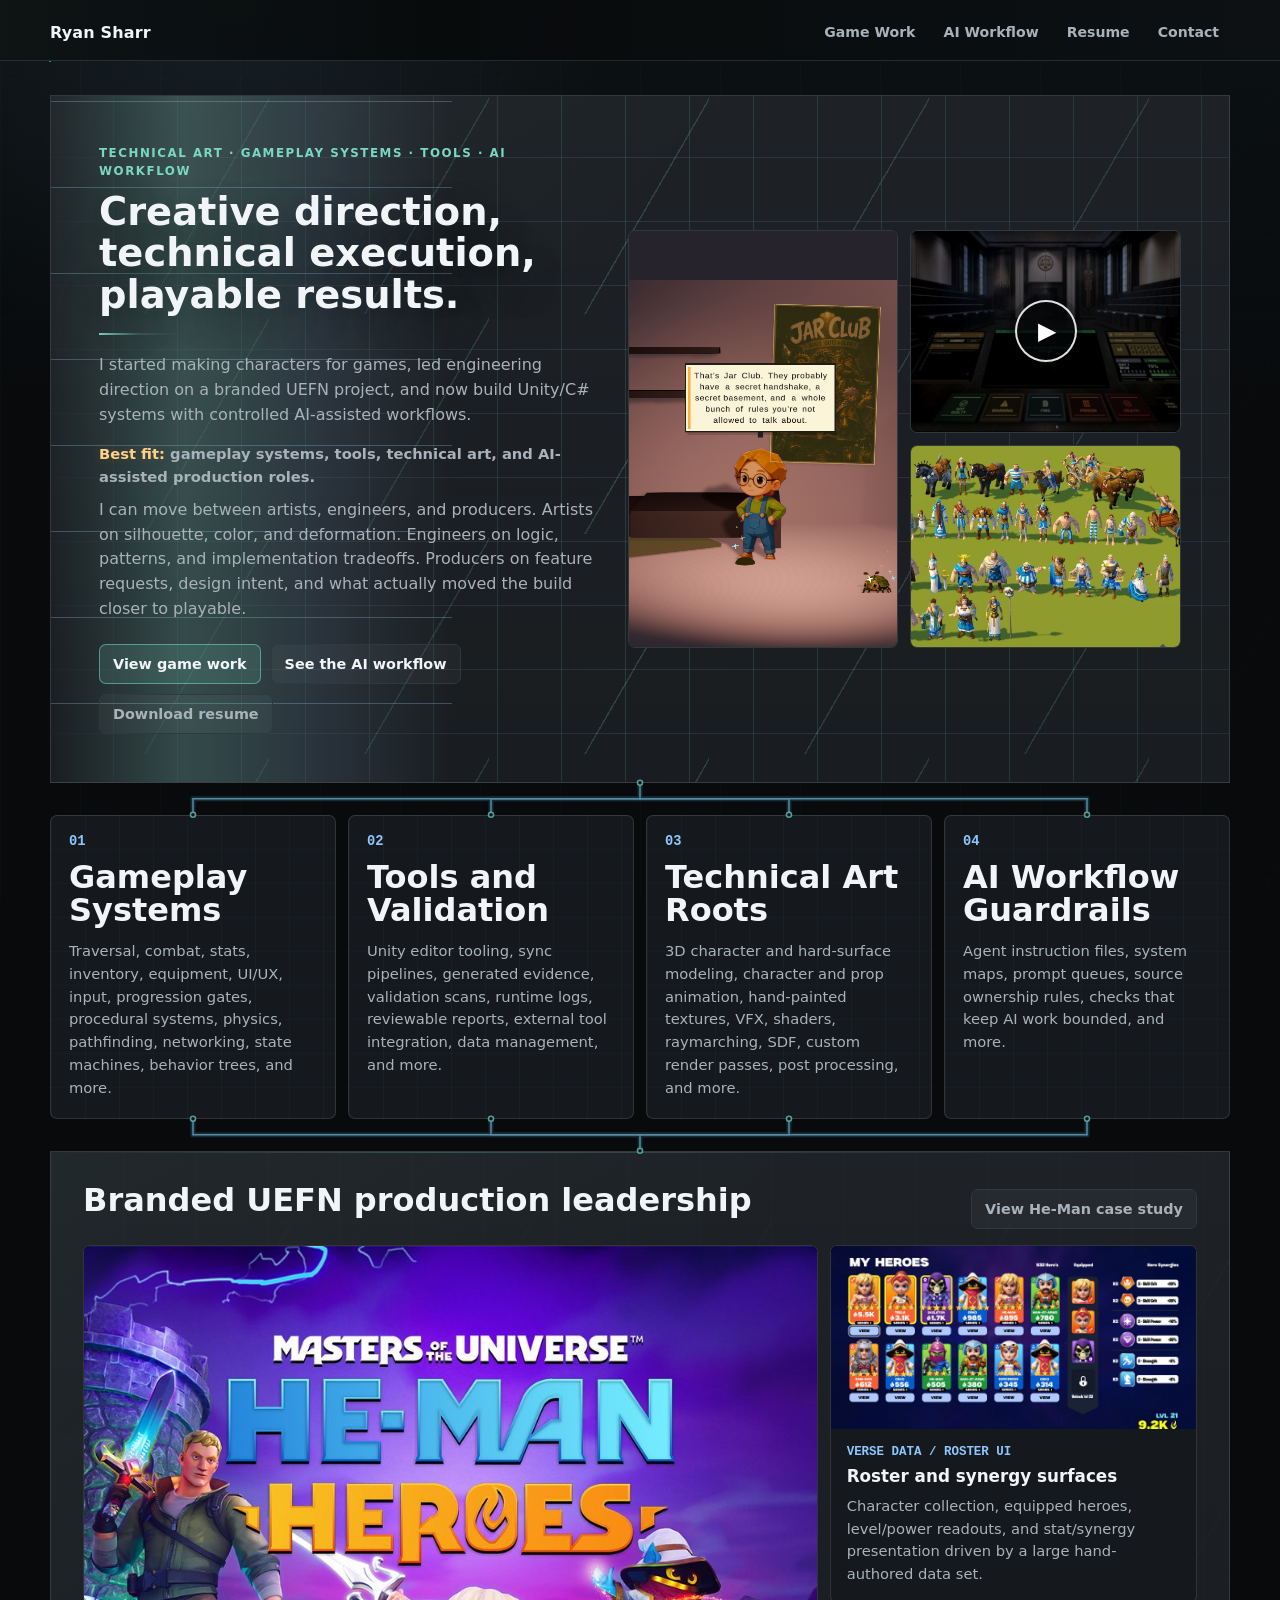
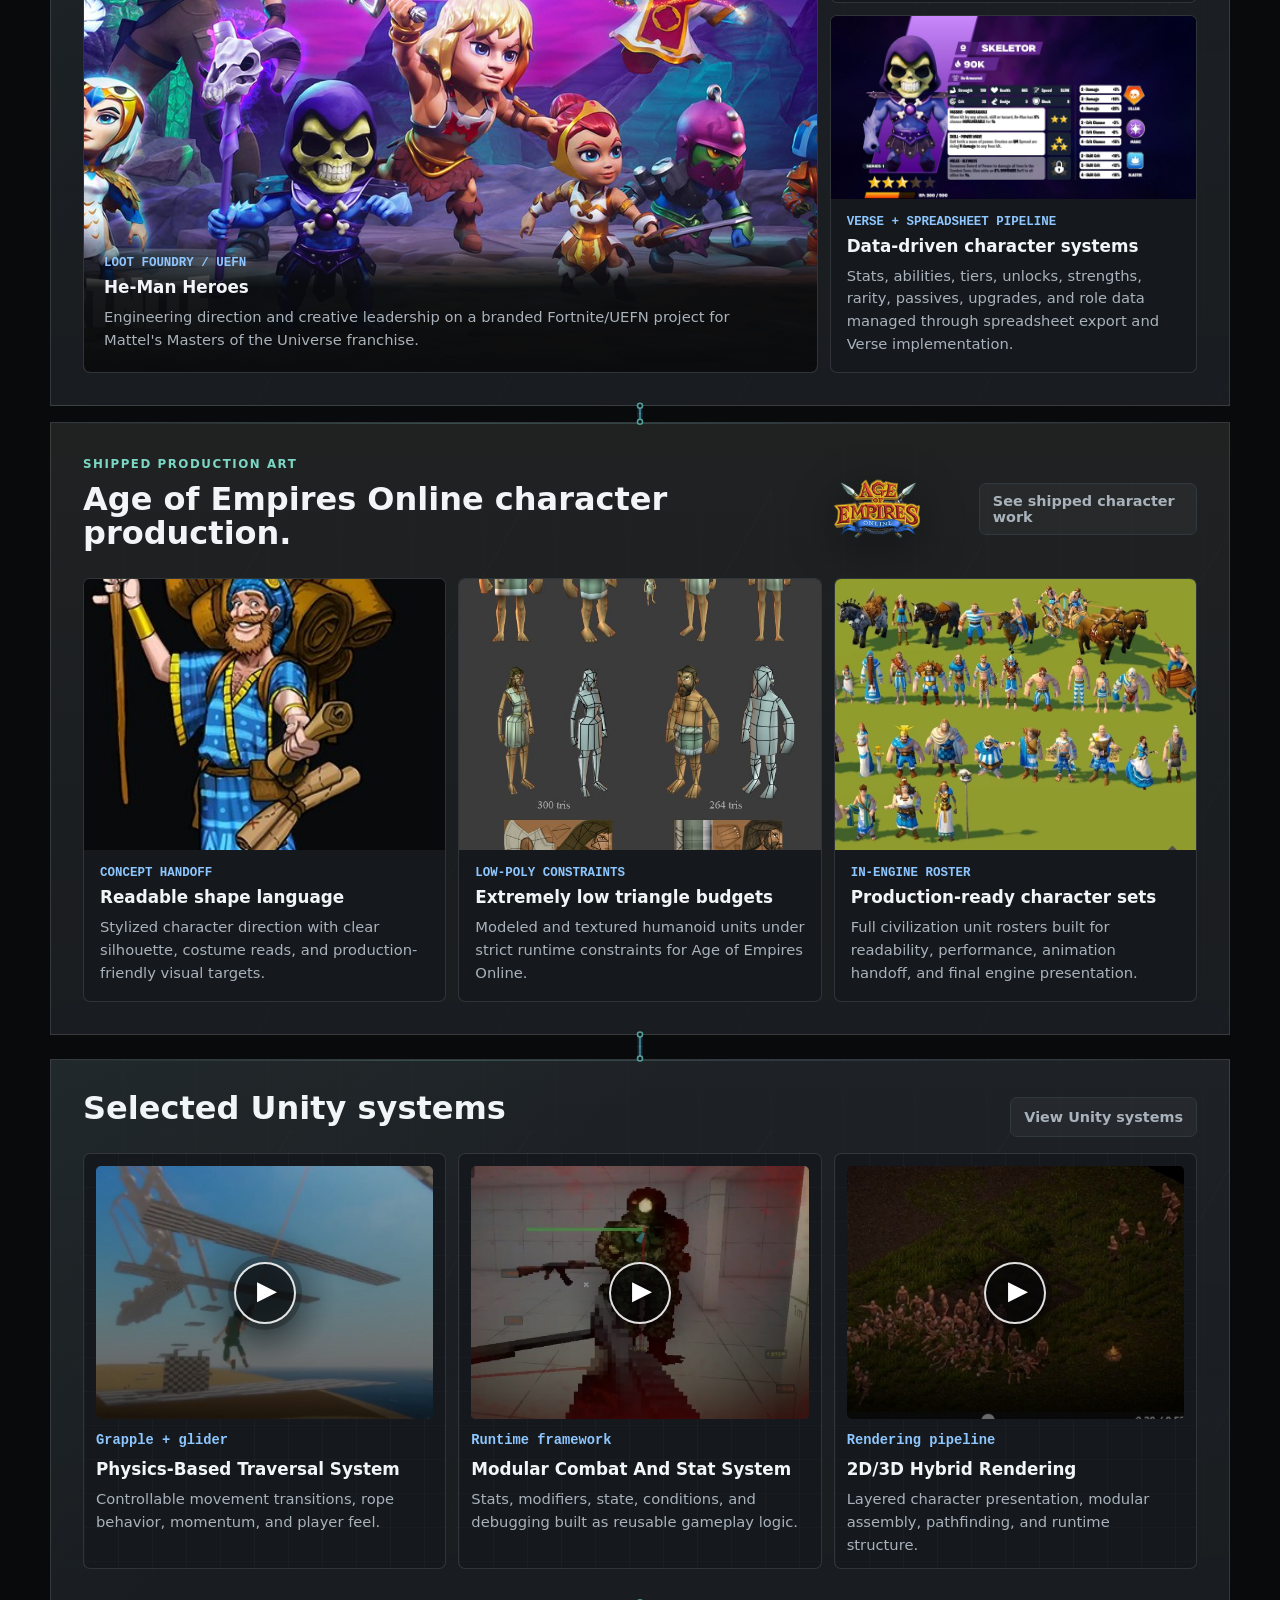
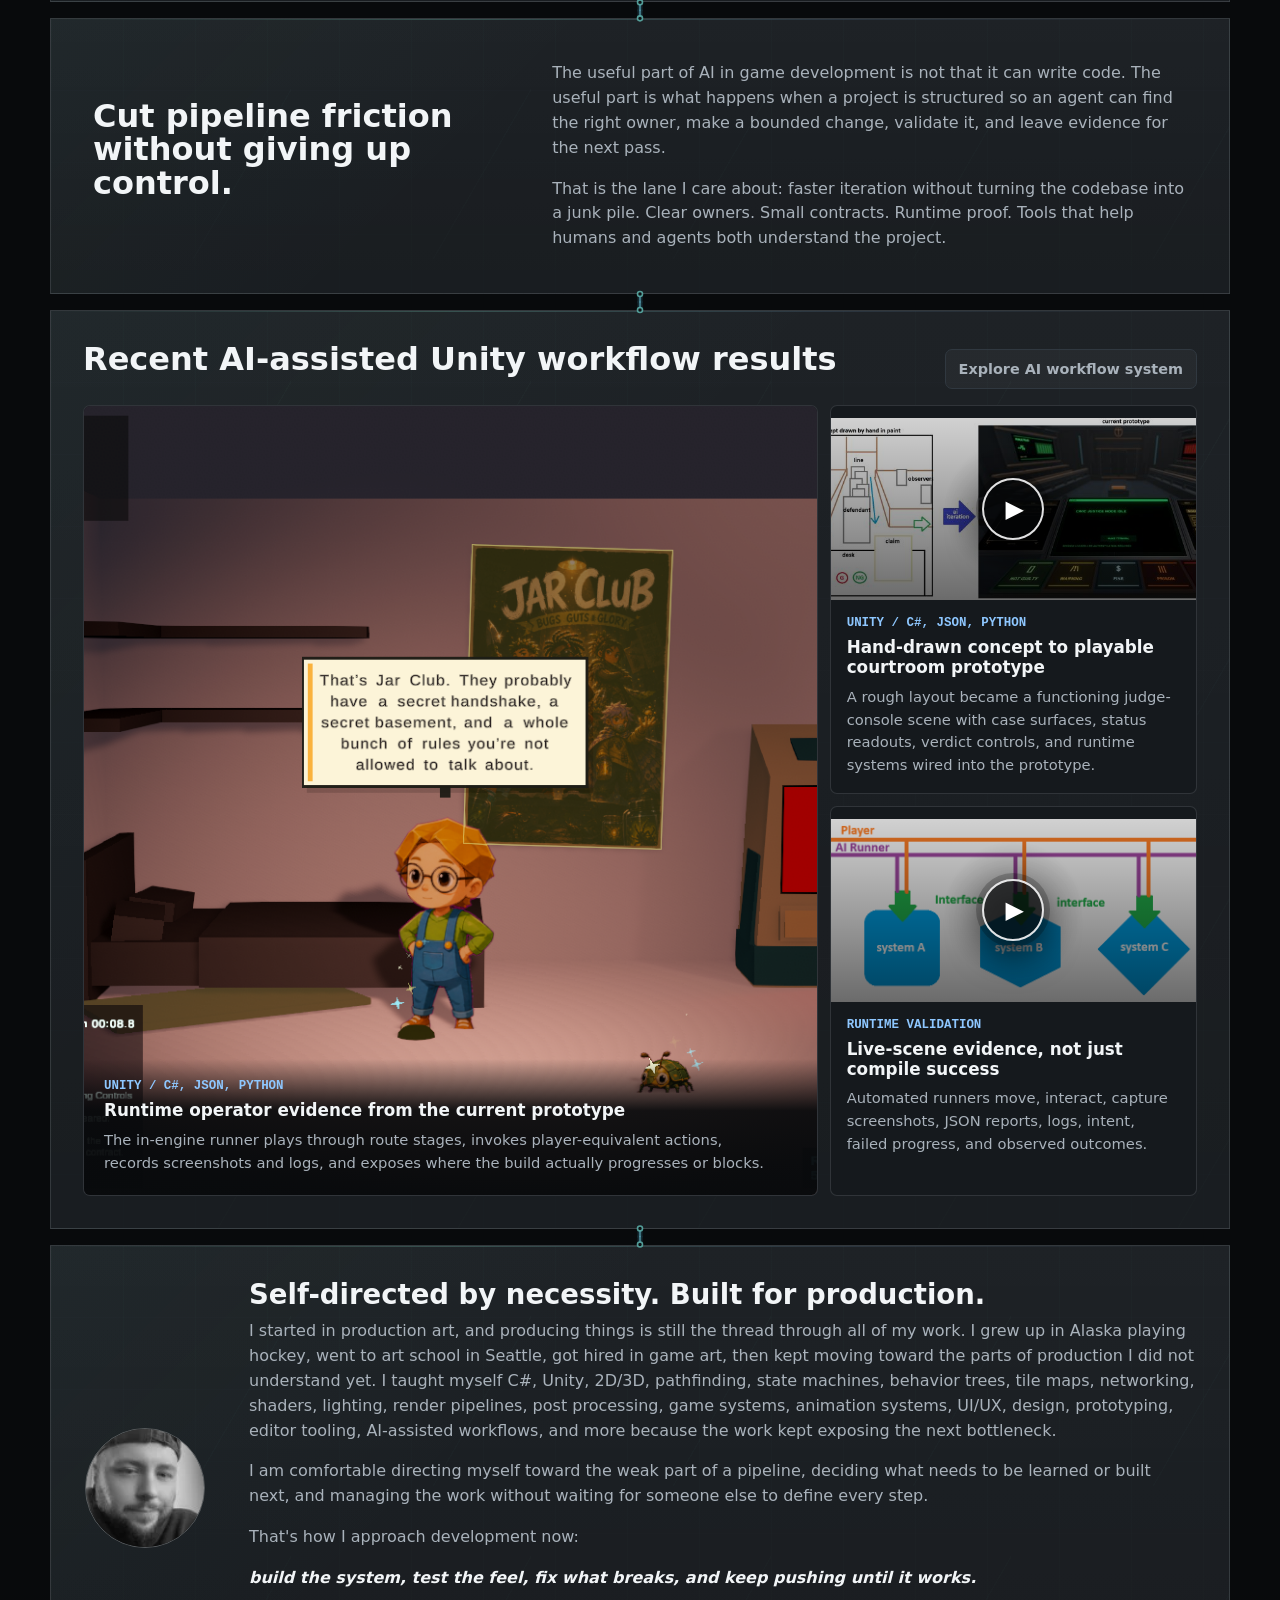
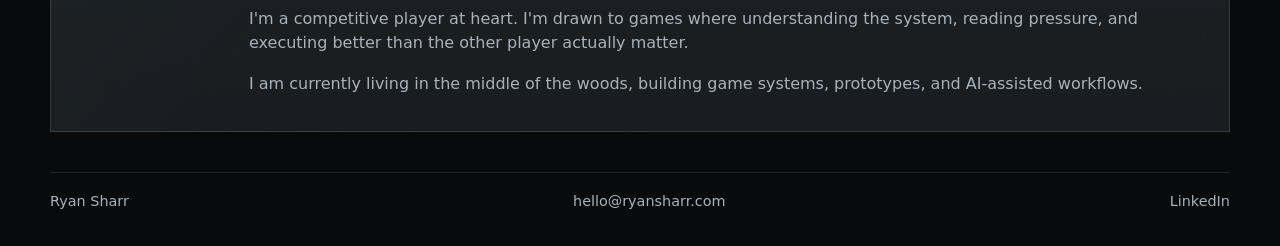
<file: index.html>
<!DOCTYPE html>
<html lang="en">
<head>
  <meta charset="UTF-8">
  <meta name="viewport" content="width=device-width, initial-scale=1.0">
  <title>Ryan Sharr | TECHNICAL ART · GAMEPLAY SYSTEMS · TOOLS · AI WORKFLOW</title>
  <meta name="description" content="Ryan Sharr builds Unity/C# gameplay systems, editor tools, technical art pipelines, and controlled AI-assisted production workflows.">
  <link rel="canonical" href="https://ryansharr.com/">
  <link rel="stylesheet" href="./styles.css">
</head>
<body>
  <header class="site-header">
    <div class="site-header__inner">
      <a class="brand" href="./index.html" aria-current="page">Ryan Sharr</a>
      <nav class="site-nav" aria-label="Primary navigation">
        <a href="./unity.html">Game Work</a>
        <a href="./ai-systems.html">AI Workflow</a>
        <a href="./resume.html">Resume</a>
        <a href="mailto:hello@ryansharr.com">Contact</a>
      </nav>
    </div>
  </header>

  <main>
    <section class="hero">
      <div class="hero-copy">
        <p class="eyebrow">TECHNICAL ART · GAMEPLAY SYSTEMS · TOOLS · AI WORKFLOW</p>
        <h1>Creative direction, technical execution, playable results.</h1>
        <p class="hero-deck">
          I started making characters for games, led engineering direction on a branded UEFN project,
          and now build Unity/C# systems with controlled AI-assisted workflows.
        </p>
        <p class="availability-note"><span>Best fit:</span> gameplay systems, tools, technical art, and AI-assisted production roles.</p>
        <p class="hero-deck secondary">
I can move between artists, engineers, and producers. Artists on silhouette, color, and deformation. Engineers on logic, patterns, and implementation tradeoffs. Producers on feature requests, design intent, and what actually moved the build closer to playable.
        </p>
        <div class="hero-actions">
          <a class="button primary" href="./unity.html">View game work</a>
          <a class="button" href="./ai-systems.html">See the AI workflow</a>
          <a class="button quiet" href="./assets/Ryan_Sharr_Resume.pdf">Download resume</a>
        </div>
      </div>
      <div class="hero-proof" aria-label="Selected proof">
        <img class="jar-club-easter-egg is-jar-club-shimmering" src="./assets/runtime-operator-room-route-clean.png" alt="Runtime operator playing the current Unity prototype" data-jar-club-trigger data-no-lightbox title="Jar Club poster">
        <a class="hero-video-card video-card" href="https://youtu.be/fSTmXx59psc?si=gHRUaE9FCqVIiK0f&t=12" aria-label="Watch courtroom prototype gameplay loop">
          <img src="./assets/judge-courtroom-prototype.png" alt="Courtroom prototype gameplay loop video thumbnail">
        </a>
        <img src="./assets/aoeo-roster.jpg" alt="Age of Empires Online character roster work">
      </div>
    </section>

    <section class="signal-grid" aria-label="Positioning summary">
      <article>
        <span>01</span>
        <h2>Gameplay Systems</h2>
        <p>Traversal, combat, stats, inventory, equipment, UI/UX, input, progression gates, procedural systems, physics, pathfinding, networking, state machines, behavior trees, and more.</p>
      </article>
      <article>
        <span>02</span>
        <h2>Tools and Validation</h2>
        <p>Unity editor tooling, sync pipelines, generated evidence, validation scans, runtime logs, reviewable reports, external tool integration, data management, and more.</p>
      </article>
      <article>
        <span>03</span>
        <h2>Technical Art Roots</h2>
        <p>3D character and hard-surface modeling, character and prop animation, hand-painted textures, VFX, shaders, raymarching, SDF, custom render passes, post processing, and more.</p>
      </article>
      <article>
        <span>04</span>
        <h2>AI Workflow Guardrails</h2>
        <p>Agent instruction files, system maps, prompt queues, source ownership rules, checks that keep AI work bounded, and more.</p>
      </article>
    </section>

    <section class="media-proof heman-home" aria-labelledby="heman-proof-title">
      <div class="section-title">
        <div>
          <h2 id="heman-proof-title">Branded UEFN production leadership</h2>
        </div>
        <a class="button quiet" href="./unity.html#heman-uefn">View He-Man case study</a>
      </div>
      <div class="media-grid heman-strip">
        <article class="media-card wide">
          <img src="./assets/heman-hero-keyart.jpg" alt="Masters of the Universe He-Man Heroes key art">
          <div>
            <span>Loot Foundry / UEFN</span>
            <h3>He-Man Heroes</h3>
            <p>Engineering direction and creative leadership on a branded Fortnite/UEFN project for Mattel's Masters of the Universe franchise.</p>
          </div>
        </article>
        <article class="media-card">
          <img src="./assets/heman-heroes-ui.jpg" alt="He-Man Heroes roster UI">
          <div>
            <span>Verse data / roster UI</span>
            <h3>Roster and synergy surfaces</h3>
            <p>Character collection, equipped heroes, level/power readouts, and stat/synergy presentation driven by a large hand-authored data set.</p>
          </div>
        </article>
        <article class="media-card">
          <img src="./assets/heman-character-detail-ui.jpg" alt="He-Man Heroes data-driven character detail UI">
          <div>
            <span>Verse + spreadsheet pipeline</span>
            <h3>Data-driven character systems</h3>
            <p>Stats, abilities, tiers, unlocks, strengths, rarity, passives, upgrades, and role data managed through spreadsheet export and Verse implementation.</p>
          </div>
        </article>
      </div>
    </section>

    <section class="media-proof aoeo-section" aria-labelledby="art-proof-title">
      <div class="section-title with-brand">
        <div>
          <p class="eyebrow">Shipped production art</p>
          <h2 id="art-proof-title">Age of Empires Online character production.</h2>
        </div>
        <div class="section-title__actions">
          <img class="brand-logo aoeo-logo" src="./assets/aoeo-logo.png" alt="Age of Empires Online">
          <a class="button quiet" href="./unity.html#age-of-empires">See shipped character work</a>
        </div>
      </div>
      <div class="media-grid art-grid">
        <article class="media-card">
          <img class="image-focus-top" src="./assets/aoeo-concept-character.jpg" alt="Age of Empires Online concept character">
          <div>
            <span>Concept handoff</span>
            <h3>Readable shape language</h3>
            <p>Stylized character direction with clear silhouette, costume reads, and production-friendly visual targets.</p>
          </div>
        </article>
        <article class="media-card">
          <img src="./assets/aoeo-low-poly-topology.jpg" alt="Low-poly character topology and texture layouts">
          <div>
            <span>Low-poly constraints</span>
            <h3>Extremely low triangle budgets</h3>
            <p>Modeled and textured humanoid units under strict runtime constraints for Age of Empires Online.</p>
          </div>
        </article>
        <article class="media-card">
          <img src="./assets/aoeo-roster.jpg" alt="Age of Empires Online in-engine character roster">
          <div>
            <span>In-engine roster</span>
            <h3>Production-ready character sets</h3>
            <p>Full civilization unit rosters built for readability, performance, animation handoff, and final engine presentation.</p>
          </div>
        </article>
      </div>
    </section>

    <section class="work-preview" aria-labelledby="work-title">
      <div class="section-title">
        <h2 id="work-title">Selected Unity systems</h2>
        <a class="button quiet" href="./unity.html#unity-systems">View Unity systems</a>
      </div>
      <div class="project-grid">
        <a class="project-card video-card" href="https://www.youtube.com/watch?v=DUI5IytHNBY">
          <span class="video-thumb">
            <img src="./assets/1.jpg" alt="Physics-based traversal system">
          </span>
          <span>Grapple + glider</span>
          <h3>Physics-Based Traversal System</h3>
          <p>Controllable movement transitions, rope behavior, momentum, and player feel.</p>
        </a>
        <a class="project-card video-card" href="https://www.youtube.com/watch?v=_LjI2h1WYdo">
          <span class="video-thumb">
            <img src="./assets/2.jpg" alt="Modular combat and stat system">
          </span>
          <span>Runtime framework</span>
          <h3>Modular Combat And Stat System</h3>
          <p>Stats, modifiers, state, conditions, and debugging built as reusable gameplay logic.</p>
        </a>
        <a class="project-card video-card" href="https://www.youtube.com/watch?v=HYIwX2J2lcQ">
          <span class="video-thumb">
            <img src="./assets/5.jpg" alt="Hybrid 2D and 3D rendering pipeline">
          </span>
          <span>Rendering pipeline</span>
          <h3>2D/3D Hybrid Rendering</h3>
          <p>Layered character presentation, modular assembly, pathfinding, and runtime structure.</p>
        </a>
      </div>
    </section>

    <section class="split-section">
      <div>
        <h2>Cut pipeline friction without giving up control.</h2>
      </div>
      <div class="prose">
        <p>
          The useful part of AI in game development is not that it can write code. The useful part is what happens when a project
          is structured so an agent can find the right owner, make a bounded change, validate it, and leave evidence for the next pass.
        </p>
        <p>
          That is the lane I care about: faster iteration without turning the codebase into a junk pile. Clear owners. Small contracts.
          Runtime proof. Tools that help humans and agents both understand the project.
        </p>
      </div>
    </section>

    <section class="media-proof current-proof" aria-labelledby="latest-proof-title">
      <div class="section-title">
        <div>
          <h2 id="latest-proof-title">Recent AI-assisted Unity workflow results</h2>
        </div>
        <a class="button quiet" href="./ai-systems.html">Explore AI workflow system</a>
      </div>
      <div class="media-grid">
        <article class="media-card wide">
          <img src="./assets/runtime-operator-room-route-clean.png" alt="Runtime operator route evidence with runner log overlay">
          <div>
            <span>Unity / C#, JSON, Python</span>
            <h3>Runtime operator evidence from the current prototype</h3>
            <p>The in-engine runner plays through route stages, invokes player-equivalent actions, records screenshots and logs, and exposes where the build actually progresses or blocks.</p>
          </div>
        </article>
        <article class="media-card">
          <a class="video-card" href="https://youtu.be/fSTmXx59psc?si=gHRUaE9FCqVIiK0f&t=12" aria-label="Watch hand-drawn concept to playable courtroom prototype">
            <img src="./assets/judge-concept-to-prototype.png" alt="Hand-drawn Judge courtroom concept compared to current Unity prototype">
          </a>
          <div>
            <span>Unity / C#, JSON, Python</span>
            <h3>Hand-drawn concept to playable courtroom prototype</h3>
            <p>A rough layout became a functioning judge-console scene with case surfaces, status readouts, verdict controls, and runtime systems wired into the prototype.</p>
          </div>
        </article>
        <article class="media-card">
          <a class="video-card" href="https://www.youtube.com/watch?v=Be6fmAvuETA" aria-label="Watch AI-assisted Unity runtime validation demo">
            <img src="assets/ai-runtime-runner-thumbnail.png" alt="AI-assisted Unity runtime validation runner diagram">
          </a>
          <div>
            <span>Runtime validation</span>
            <h3>Live-scene evidence, not just compile success</h3>
            <p>Automated runners move, interact, capture screenshots, JSON reports, logs, intent, failed progress, and observed outcomes.</p>
          </div>
        </article>
      </div>
    </section>

    <div data-about-section></div>
  </main>

  <footer class="site-footer">
    <span>Ryan Sharr</span>
    <a href="mailto:hello@ryansharr.com">hello@ryansharr.com</a>
    <a href="https://www.linkedin.com/in/ryan-sharr/" target="_blank" rel="noreferrer">LinkedIn</a>
  </footer>
  <script src="./about-section.js"></script>
  <script src="./image-modal.js"></script>
  <script src="./video-modal.js"></script>
  <script src="./traversal-evidence-runner.js"></script>
  <script src="./section-flow-lines.js"></script>
</body>
</html>
</file>
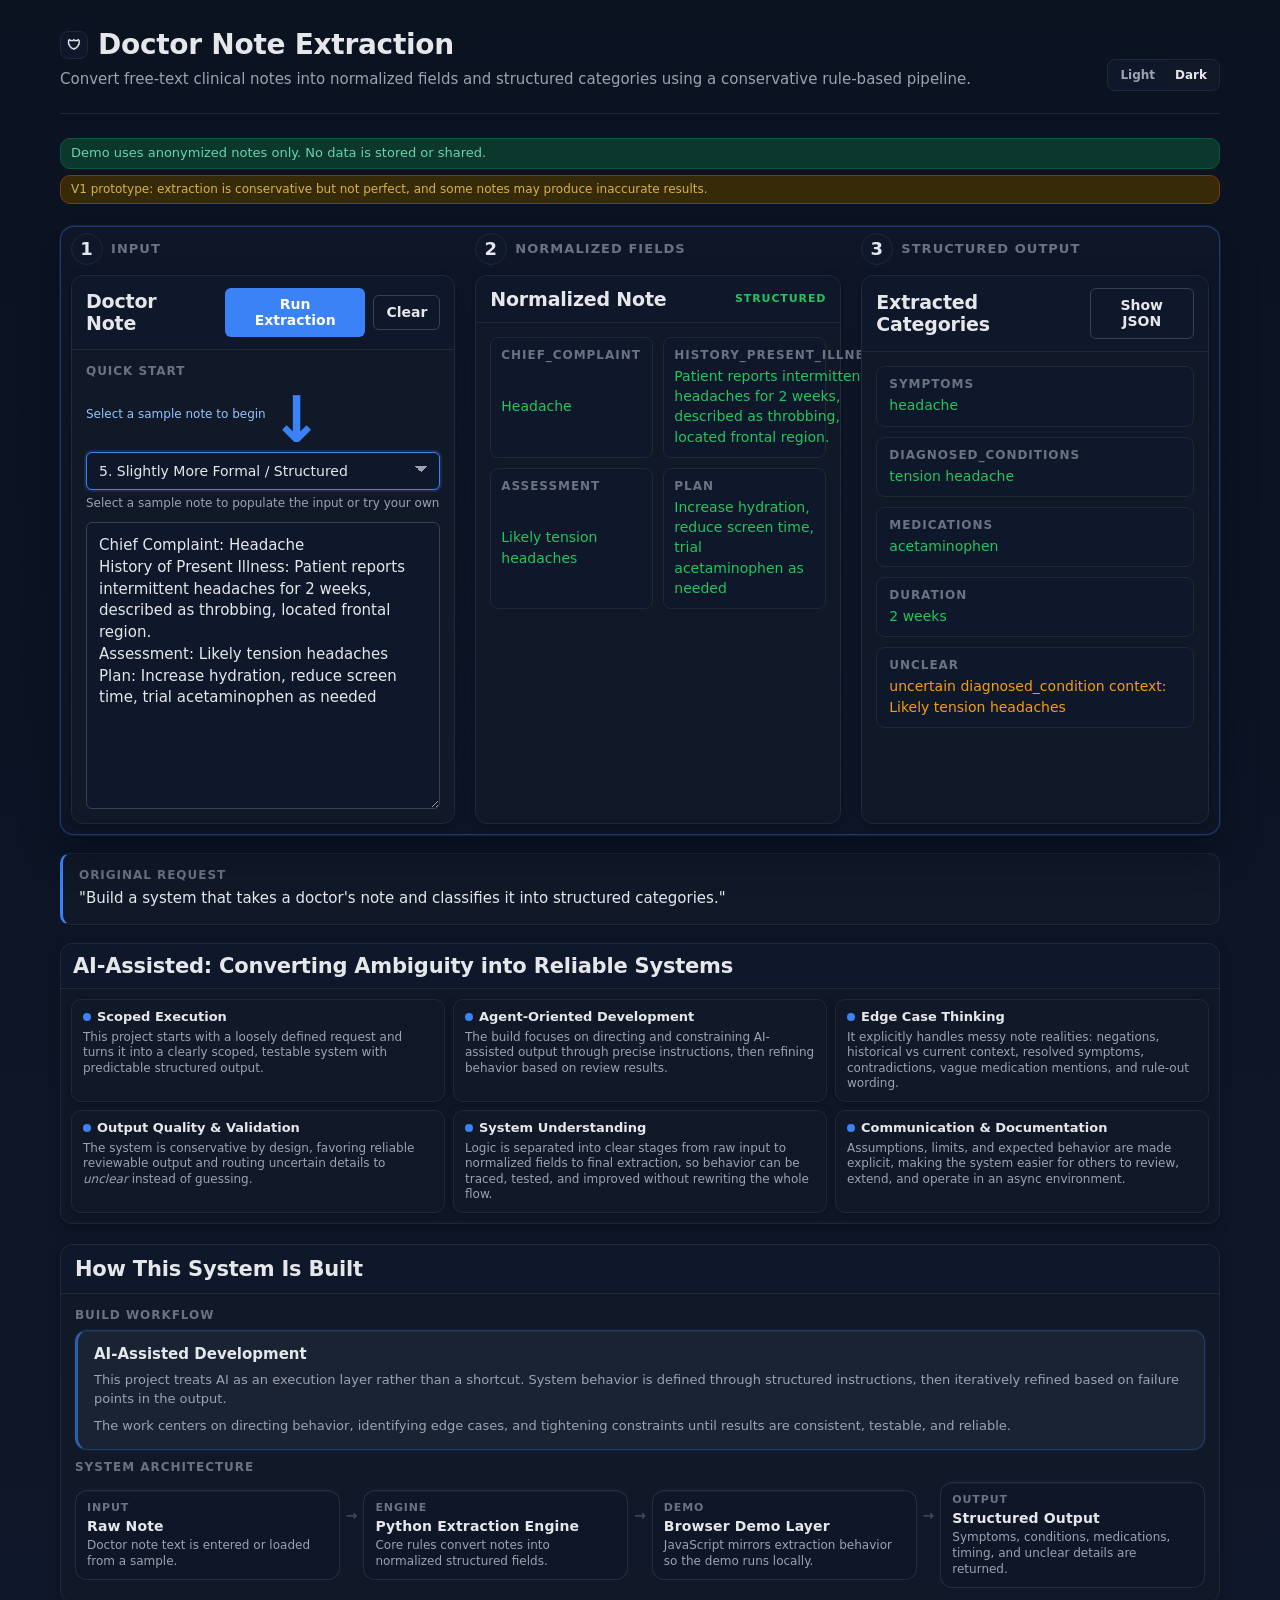
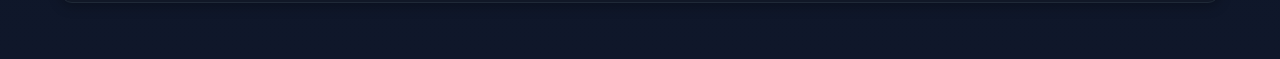
<file: website_portfolio/index.html>
<!DOCTYPE html>
<html lang="en">
  <head>
    <meta charset="UTF-8" />
    <meta name="viewport" content="width=device-width, initial-scale=1.0" />
    <title>Doctor Note Extraction</title>
    <meta
      name="description"
      content="Professional doctor note extraction interface with input, normalized fields, and structured output."
    />
    <link rel="stylesheet" href="styles.css" />
  </head>
  <body>
    <div class="app">
      <header class="topbar">
        <div class="topbar-main">
          <h1><span class="title-icon" aria-hidden="true">&#128737;</span>Doctor Note Extraction</h1>
          <p>
            Convert free-text clinical notes into normalized fields and structured categories using a conservative
            rule-based pipeline.
          </p>
        </div>
        <div class="topbar-side">
          <div class="theme-toggle" role="group" aria-label="Theme">
            <button class="theme-btn" id="theme-light" type="button">Light</button>
            <button class="theme-btn is-active" id="theme-dark" type="button">Dark</button>
          </div>
        </div>
      </header>

      <main class="content">
        <section class="top-notifications pre-demo-notices" aria-label="Demo notices">
          <section class="privacy-note privacy-info">
            Demo uses anonymized notes only. No data is stored or shared.
          </section>
          <section class="privacy-note v1-warning">
            V1 prototype: extraction is conservative but not perfect, and some notes may produce inaccurate results.
          </section>
        </section>

        <section class="main-grid pipeline-grid" id="demo">
          <section class="column">
            <div class="section-head"><span class="step-badge">1</span>Input</div>
            <div class="section-body panel-card">
              <div class="panel-header">
                <h2>Doctor Note</h2>
                <div class="panel-actions">
                  <button class="button button-primary" id="run-extraction" type="button">Run Extraction</button>
                  <button class="button button-ghost" id="clear-note" type="button">Clear</button>
                </div>
              </div>
              <div class="quick-start">
                <div class="quick-start-row">
                  <div class="quick-start-label">Quick Start</div>
                </div>
                <div class="start-here-hint is-active" id="start-here-hint">
                  Select a sample note to begin <span class="start-here-arrow">&darr;</span>
                </div>
                <div class="sample-buttons" id="sample-buttons"></div>
                <div class="quick-start-hint">Select a sample note to populate the input or try your own</div>
              </div>
              <label class="sr-only" for="note-input">Doctor note</label>
              <textarea id="note-input" class="editable-input" rows="12" spellcheck="false"></textarea>
            </div>
          </section>

          <section class="column">
            <div class="section-head"><span class="step-badge">2</span>Normalized Fields</div>
            <div class="section-body panel-card">
              <div class="panel-header">
                <h2>Normalized Note</h2>
                <div id="note-style-badge" class="note-style"></div>
              </div>
              <div id="normalized-output" class="normalized-output"></div>
            </div>
          </section>

          <section class="column">
            <div class="section-head"><span class="step-badge">3</span>Structured Output</div>
            <div class="section-body panel-card">
              <div class="panel-header">
                <h2>Extracted Categories</h2>
                <button class="button button-ghost" id="toggle-json" type="button">Show JSON</button>
              </div>
              <div id="structured-output" class="structured-output"></div>
              <pre id="json-output" class="code-block hidden"></pre>
            </div>
          </section>
        </section>

        <section class="request-line" id="request">
          <span class="label">Original Request</span>
          <span class="request-text">"Build a system that takes a doctor's note and classifies it into structured categories."</span>
        </section>

        <section class="explanation-section fit-section">
          <div class="section-body panel-card explanation-card">
            <div class="panel-header">
              <h2>AI-Assisted: Converting Ambiguity into Reliable Systems</h2>
            </div>
            <div id="system-explanation" class="explanation-output summary-grid">
              <article class="summary-item">
                <h3><span class="summary-marker" aria-hidden="true"></span>Scoped Execution</h3>
                <p>
                  This project starts with a loosely defined request and turns it into a clearly scoped, testable
                  system with predictable structured output.
                </p>
              </article>
              <article class="summary-item">
                <h3><span class="summary-marker" aria-hidden="true"></span>Agent-Oriented Development</h3>
                <p>
                  The build focuses on directing and constraining AI-assisted output through precise instructions, then
                  refining behavior based on review results.
                </p>
              </article>
              <article class="summary-item">
                <h3><span class="summary-marker" aria-hidden="true"></span>Edge Case Thinking</h3>
                <p>
                  It explicitly handles messy note realities: negations, historical vs current context, resolved
                  symptoms, contradictions, vague medication mentions, and rule-out wording.
                </p>
              </article>
              <article class="summary-item">
                <h3><span class="summary-marker" aria-hidden="true"></span>Output Quality &amp; Validation</h3>
                <p>
                  The system is conservative by design, favoring reliable reviewable output and routing uncertain
                  details to <em>unclear</em> instead of guessing.
                </p>
              </article>
              <article class="summary-item">
                <h3><span class="summary-marker" aria-hidden="true"></span>System Understanding</h3>
                <p>
                  Logic is separated into clear stages from raw input to normalized fields to final extraction, so
                  behavior can be traced, tested, and improved without rewriting the whole flow.
                </p>
              </article>
              <article class="summary-item">
                <h3><span class="summary-marker" aria-hidden="true"></span>Communication &amp; Documentation</h3>
                <p>
                  Assumptions, limits, and expected behavior are made explicit, making the system easier for others to
                  review, extend, and operate in an async environment.
                </p>
              </article>
            </div>
          </div>
        </section>

        <section class="explanation-section">
          <div class="section-body panel-card explanation-card build-card">
            <div class="panel-header">
              <h2>How This System Is Built</h2>
            </div>
            <div class="build-subhead">Build Workflow</div>
            <article class="build-workflow-card">
              <h3>AI-Assisted Development</h3>
              <p>
                This project treats AI as an execution layer rather than a shortcut. System behavior is defined through
                structured instructions, then iteratively refined based on failure points in the output.
              </p>
              <p>
                The work centers on directing behavior, identifying edge cases, and tightening constraints until
                results are consistent, testable, and reliable.
              </p>
            </article>

            <div class="build-subhead architecture-subhead">System Architecture</div>
            <div class="architecture-diagram">
              <div class="arch-main-row">
                <article class="arch-block">
                  <div class="arch-eyebrow">Input</div>
                  <h3>Raw Note</h3>
                  <p>Doctor note text is entered or loaded from a sample.</p>
                </article>
                <div class="arch-arrow" aria-hidden="true">&rarr;</div>
                <article class="arch-block">
                  <div class="arch-eyebrow">Engine</div>
                  <h3>Python Extraction Engine</h3>
                  <p>Core rules convert notes into normalized structured fields.</p>
                </article>
                <div class="arch-arrow" aria-hidden="true">&rarr;</div>
                <article class="arch-block">
                  <div class="arch-eyebrow">Demo</div>
                  <h3>Browser Demo Layer</h3>
                  <p>JavaScript mirrors extraction behavior so the demo runs locally.</p>
                </article>
                <div class="arch-arrow" aria-hidden="true">&rarr;</div>
                <article class="arch-block">
                  <div class="arch-eyebrow">Output</div>
                  <h3>Structured Output</h3>
                  <p>Symptoms, conditions, medications, timing, and unclear details are returned.</p>
                </article>
              </div>
            </div>
          </div>
        </section>
      </main>
    </div>

    <script src="script.js"></script>
  </body>
</html>
</file>
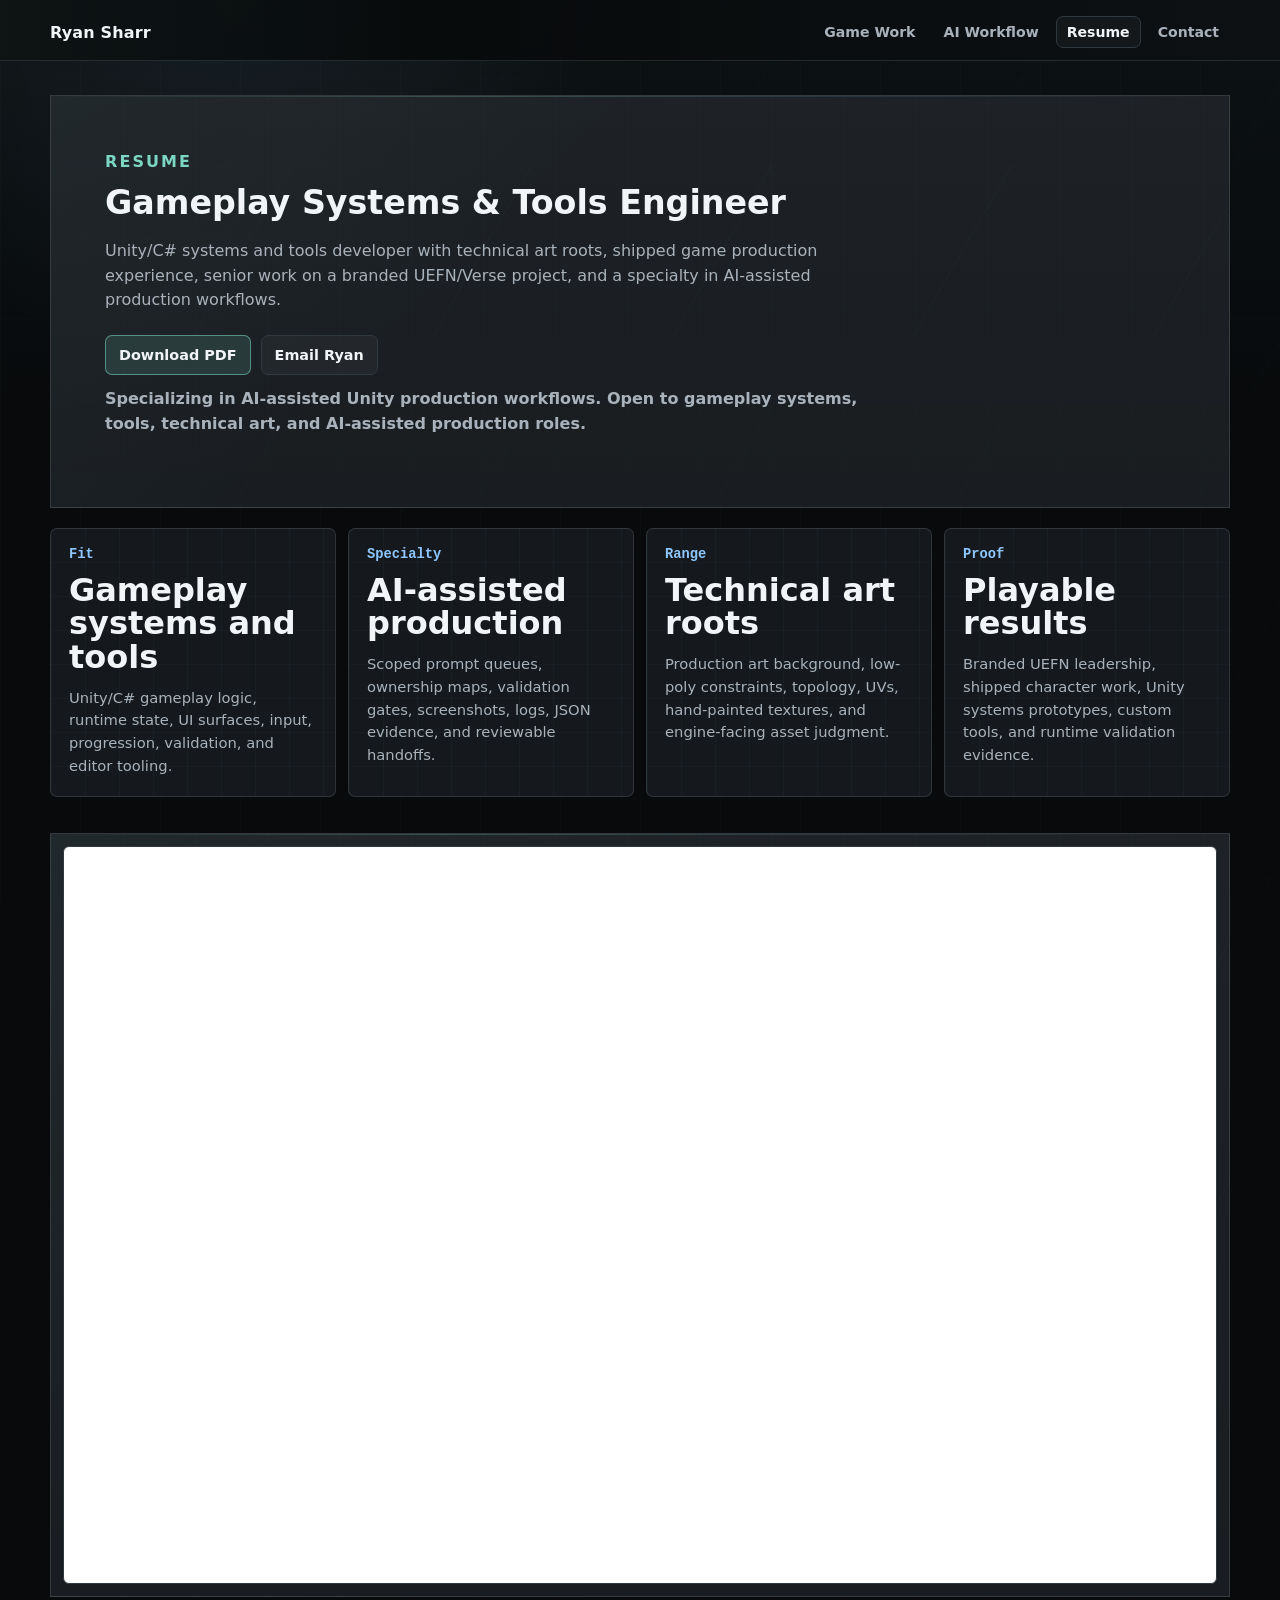
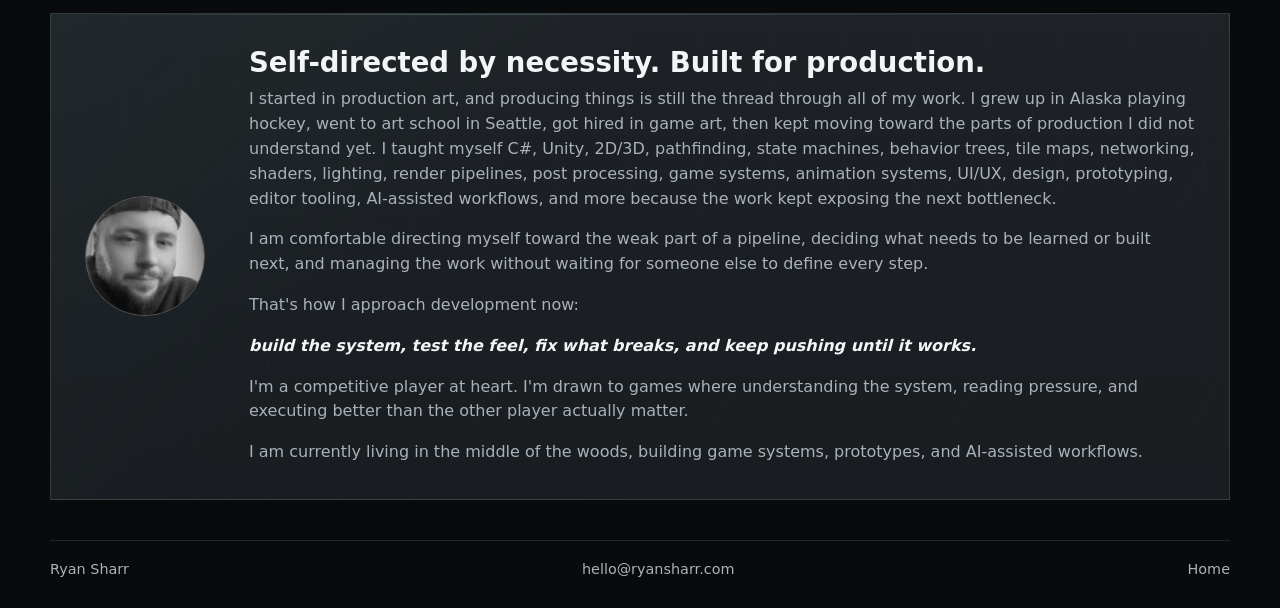
<file: resume.html>
<!DOCTYPE html>
<html lang="en">
<head>
  <meta charset="UTF-8">
  <meta name="viewport" content="width=device-width, initial-scale=1.0">
  <title>Resume | Ryan Sharr</title>
  <meta name="description" content="Ryan Sharr resume for gameplay systems, Unity/C# tools, technical art, and AI-assisted production workflows.">
  <link rel="canonical" href="https://ryansharr.com/resume.html">
  <link rel="stylesheet" href="./styles.css">
</head>
<body>
  <header class="site-header">
    <div class="site-header__inner">
      <a class="brand" href="./index.html">Ryan Sharr</a>
      <nav class="site-nav" aria-label="Primary navigation">
        <a href="./unity.html">Game Work</a>
        <a href="./ai-systems.html">AI Workflow</a>
        <a href="./resume.html" aria-current="page">Resume</a>
        <a href="mailto:hello@ryansharr.com">Contact</a>
      </nav>
    </div>
  </header>

  <main>
    <section class="page-hero compact">
      <p class="eyebrow">Resume</p>
      <h1>Gameplay Systems & Tools Engineer</h1>
      <p>
        Unity/C# systems and tools developer with technical art roots, shipped game production experience, senior work on a branded UEFN/Verse project, and a specialty in AI-assisted production workflows.
      </p>
      <div class="hero-actions">
        <a class="button primary" href="./assets/Ryan_Sharr_Resume.pdf">Download PDF</a>
        <a class="button" href="mailto:hello@ryansharr.com">Email Ryan</a>
      </div>
      <p class="availability-note">Specializing in AI-assisted Unity production workflows. Open to gameplay systems, tools, technical art, and AI-assisted production roles.</p>
    </section>

    <section class="signal-grid resume-summary-grid" aria-label="Resume summary">
      <article>
        <span>Fit</span>
        <h2>Gameplay systems and tools</h2>
        <p>Unity/C# gameplay logic, runtime state, UI surfaces, input, progression, validation, and editor tooling.</p>
      </article>
      <article>
        <span>Specialty</span>
        <h2>AI-assisted production</h2>
        <p>Scoped prompt queues, ownership maps, validation gates, screenshots, logs, JSON evidence, and reviewable handoffs.</p>
      </article>
      <article>
        <span>Range</span>
        <h2>Technical art roots</h2>
        <p>Production art background, low-poly constraints, topology, UVs, hand-painted textures, and engine-facing asset judgment.</p>
      </article>
      <article>
        <span>Proof</span>
        <h2>Playable results</h2>
        <p>Branded UEFN leadership, shipped character work, Unity systems prototypes, custom tools, and runtime validation evidence.</p>
      </article>
    </section>

    <section class="resume-embed" aria-label="Resume PDF">
      <iframe src="./assets/Ryan_Sharr_Resume.pdf" title="Ryan Sharr resume PDF"></iframe>
    </section>

    <div data-about-section></div>
  </main>

  <footer class="site-footer">
    <span>Ryan Sharr</span>
    <a href="mailto:hello@ryansharr.com">hello@ryansharr.com</a>
    <a href="./index.html">Home</a>
  </footer>
  <script src="./about-section.js"></script>
  <script src="./image-modal.js"></script>
</body>
</html>
</file>
<file: styles.css>
:root {
  --bg: #080a0c;
  --bg-2: #101316;
  --panel: #15191d;
  --panel-2: #1a2025;
  --line: #303840;
  --line-soft: rgba(208, 218, 226, 0.14);
  --text: #f2f5f7;
  --muted: #a9b2bb;
  --faint: #78838d;
  --accent: #7bd7c3;
  --accent-2: #8ec7ff;
  --warm: #d8b56f;
  --max: 1180px;
}

@keyframes systems-grid-drift {
  0% {
    background-position: 0 0, 0 0, 0 0;
    opacity: 0.42;
  }

  50% {
    opacity: 0.7;
  }

  100% {
    background-position: 96px 64px, 96px 64px, 220px 160px;
    opacity: 0.42;
  }
}

@keyframes soft-scan {
  0% {
    transform: translateX(-42%) skewX(-18deg);
    opacity: 0;
  }

  12% {
    opacity: 0.7;
  }

  55% {
    opacity: 0.5;
  }

  100% {
    transform: translateX(58%) skewX(-18deg);
    opacity: 0;
  }
}

* {
  box-sizing: border-box;
}

html {
  background: var(--bg);
  color: var(--text);
  font-family: Inter, ui-sans-serif, system-ui, -apple-system, BlinkMacSystemFont, "Segoe UI", Arial, sans-serif;
  scroll-behavior: smooth;
}

body {
  margin: 0;
  min-width: 320px;
  position: relative;
  background:
    linear-gradient(180deg, rgba(123, 215, 195, 0.035), transparent 26rem),
    radial-gradient(circle at 18% 0%, rgba(142, 199, 255, 0.08), transparent 24rem),
    var(--bg);
  color: var(--text);
}

body::before {
  content: "";
  position: fixed;
  inset: 0;
  z-index: 0;
  pointer-events: none;
  background:
    linear-gradient(90deg, rgba(123, 215, 195, 0.065) 1px, transparent 1px),
    linear-gradient(0deg, rgba(142, 199, 255, 0.04) 1px, transparent 1px),
    linear-gradient(120deg, transparent 0 70%, rgba(123, 215, 195, 0.055) 70% 70.3%, transparent 70.3% 100%);
  background-size: 80px 80px, 80px 80px, 260px 260px;
  opacity: 0.38;
  animation: systems-grid-drift 28s linear infinite;
}

a {
  color: inherit;
  text-decoration: none;
}

img {
  display: block;
  max-width: 100%;
}

main,
.site-footer {
  position: relative;
  z-index: 1;
  width: min(var(--max), calc(100% - 32px));
  margin-inline: auto;
}

.site-header {
  position: sticky;
  top: 0;
  z-index: 20;
  width: 100%;
  background:
    linear-gradient(90deg, rgba(123, 215, 195, 0.045), transparent 34%, rgba(142, 199, 255, 0.035)),
    rgba(8, 10, 12, 0.9);
  border-bottom: 1px solid var(--line-soft);
  backdrop-filter: blur(14px);
}

.site-header__inner {
  display: flex;
  align-items: center;
  justify-content: space-between;
  gap: 24px;
  width: min(var(--max), calc(100% - 32px));
  margin-inline: auto;
  padding: 16px 0 12px;
}

.brand {
  color: var(--text);
  font-weight: 800;
  letter-spacing: 0.01em;
}

.site-nav {
  display: flex;
  flex-wrap: wrap;
  justify-content: flex-end;
  gap: 6px;
}

.site-nav a {
  border: 1px solid transparent;
  border-radius: 7px;
  color: var(--muted);
  font-size: 0.88rem;
  font-weight: 700;
  padding: 7px 10px;
}

.site-nav a:hover,
.site-nav a[aria-current="page"] {
  border-color: var(--line);
  background: rgba(255, 255, 255, 0.035);
  color: var(--text);
}

main {
  padding: 34px 0 40px;
}

.section-flow-lines {
  position: absolute;
  inset: 0 auto auto 0;
  z-index: 3;
  width: 100%;
  height: 100%;
  overflow: visible;
  pointer-events: none;
}

.section-flow-lines__pipe {
  fill: none;
  stroke: #142b33;
  stroke-width: 5;
  stroke-linecap: round;
  stroke-linejoin: round;
  opacity: 1;
}

.section-flow-lines__path {
  fill: none;
  stroke: #4f8fa0;
  stroke-width: 1.5;
  stroke-linecap: round;
  stroke-linejoin: round;
  opacity: 1;
}

.section-flow-lines__path--split,
.section-flow-lines__path--merge {
  stroke: #578aa5;
}

.section-flow-lines__flow-dot {
  fill: #5b9aab;
  stroke: #5b9aab;
  stroke-width: 0.8;
  opacity: 0.88;
}

.section-flow-lines__node {
  fill: var(--bg);
  stroke: #5aaba5;
  stroke-width: 1.6;
  opacity: 0.9;
}

@media (prefers-reduced-motion: reduce) {
  .section-flow-lines__flow-dot {
    display: none;
  }
}

@media (max-width: 980px) {
  .section-flow-lines {
    display: none;
  }
}

.hero,
.page-hero,
.split-section,
.work-preview,
.media-proof,
.personal-section,
.resume-embed,
.proof-band {
  border: 1px solid var(--line-soft);
  background:
    linear-gradient(180deg, rgba(255,255,255,0.038), rgba(255,255,255,0.016)),
    linear-gradient(135deg, rgba(123, 215, 195, 0.035), transparent 38%),
    var(--panel);
}

.page-hero,
.split-section,
.work-preview,
.media-proof,
.personal-section,
.resume-embed,
.proof-band {
  position: relative;
  overflow: hidden;
}

.page-hero::before,
.split-section::before,
.work-preview::before,
.media-proof::before,
.personal-section::before,
.resume-embed::before,
.proof-band::before {
  content: "";
  position: absolute;
  inset-inline: 0;
  top: 0;
  height: 1px;
  pointer-events: none;
  background: linear-gradient(90deg, transparent, rgba(123, 215, 195, 0.38), rgba(142, 199, 255, 0.18), transparent);
  opacity: 0.65;
  z-index: 2;
}

.page-hero::after,
.split-section::after,
.work-preview::after,
.media-proof::after,
.personal-section::after,
.resume-embed::after,
.proof-band::after {
  content: "";
  position: absolute;
  inset: 0;
  z-index: 0;
  pointer-events: none;
  background:
    linear-gradient(90deg, rgba(123, 215, 195, 0.07) 1px, transparent 1px),
    linear-gradient(0deg, rgba(142, 199, 255, 0.045) 1px, transparent 1px),
    linear-gradient(120deg, transparent 0 74%, rgba(123, 215, 195, 0.09) 74% 74.35%, transparent 74.35% 100%);
  background-size: 72px 72px, 72px 72px, 240px 240px;
  opacity: 0.28;
  animation: systems-grid-drift 22s linear infinite;
  -webkit-mask-image: linear-gradient(180deg, rgba(0, 0, 0, 0.95), rgba(0, 0, 0, 0.45));
  mask-image: linear-gradient(180deg, rgba(0, 0, 0, 0.95), rgba(0, 0, 0, 0.45));
}

.page-hero > *,
.split-section > *,
.work-preview > *,
.media-proof > *,
.personal-section > *,
.resume-embed > *,
.proof-band > * {
  position: relative;
  z-index: 1;
}

.hero {
  position: relative;
  isolation: isolate;
  overflow: hidden;
  display: grid;
  grid-template-columns: minmax(0, 0.95fr) minmax(380px, 1.05fr);
  gap: 28px;
  min-height: 560px;
  align-items: center;
  padding: clamp(28px, 4vw, 48px);
}

.hero::before {
  content: "";
  position: absolute;
  inset: -2px;
  z-index: 0;
  pointer-events: none;
  background:
    linear-gradient(90deg, rgba(123, 215, 195, 0.2) 1px, transparent 1px),
    linear-gradient(0deg, rgba(142, 199, 255, 0.16) 1px, transparent 1px),
    linear-gradient(120deg, transparent 0 64%, rgba(123, 215, 195, 0.24) 64% 64.5%, transparent 64.5% 100%);
  background-size: 64px 64px, 64px 64px, 220px 220px;
  -webkit-mask-image: linear-gradient(90deg, rgba(0, 0, 0, 0.14), rgba(0, 0, 0, 0.74) 48%, rgba(0, 0, 0, 0.54));
  mask-image: linear-gradient(90deg, rgba(0, 0, 0, 0.14), rgba(0, 0, 0, 0.74) 48%, rgba(0, 0, 0, 0.54));
  mix-blend-mode: screen;
  animation: systems-grid-drift 12s linear infinite;
}

.hero::after {
  content: "";
  position: absolute;
  top: -18%;
  bottom: -18%;
  left: 0;
  z-index: 0;
  width: 34%;
  pointer-events: none;
  background:
    linear-gradient(90deg, transparent, rgba(123, 215, 195, 0.24), rgba(142, 199, 255, 0.12), transparent),
    repeating-linear-gradient(180deg, transparent 0 42px, rgba(142, 199, 255, 0.28) 42px 43px, transparent 43px 86px);
  filter: blur(0.2px);
  mix-blend-mode: screen;
  animation: soft-scan 6.5s ease-in-out infinite;
}

.hero-copy,
.hero-proof {
  position: relative;
  z-index: 1;
}

.hero-copy {
  max-width: 620px;
}

.hero-copy h1 {
  max-width: 560px;
  text-wrap: balance;
  text-shadow: 0 16px 42px rgba(0, 0, 0, 0.42);
}

.hero-copy h1::after {
  content: "";
  display: block;
  width: 78px;
  height: 2px;
  margin-top: 18px;
  background: linear-gradient(90deg, var(--accent), rgba(142, 199, 255, 0.18), transparent);
}

.eyebrow {
  margin: 0 0 10px;
  color: var(--accent);
  font-size: 0.74rem;
  font-weight: 900;
  letter-spacing: 0.13em;
  text-transform: uppercase;
}

h1,
h2,
h3,
p {
  margin-top: 0;
}

h1 {
  margin-bottom: 18px;
  color: var(--text);
  font-size: clamp(2rem, 3vw, 3rem);
  line-height: 1.08;
  letter-spacing: 0;
}

h2 {
  margin-bottom: 12px;
  font-size: clamp(1.35rem, 2.5vw, 2.15rem);
  line-height: 1.05;
  letter-spacing: 0;
}

h3 {
  margin-bottom: 8px;
  font-size: 1.05rem;
  line-height: 1.18;
}

p {
  color: var(--muted);
  line-height: 1.55;
}

.hero-deck,
.page-hero p {
  max-width: 760px;
  font-size: clamp(1rem, 1.1vw, 1.12rem);
}

.hero-deck.secondary {
  margin-top: -6px;
}

.hero-actions,
.video-links {
  display: flex;
  flex-wrap: wrap;
  gap: 10px;
  margin-top: 22px;
}

.availability-note {
  margin-top: 12px;
  color: var(--muted);
  font-size: 0.92rem;
  font-weight: 650;
}

.availability-note span {
  color: #ffd08a;
  font-weight: 800;
  text-shadow: 0 0 12px rgba(255, 143, 45, 0.18);
}

.button,
.video-links a {
  display: inline-flex;
  align-items: center;
  justify-content: center;
  min-height: 40px;
  border: 1px solid var(--line);
  border-radius: 7px;
  background: rgba(255,255,255,0.035);
  color: var(--text);
  font-size: 0.9rem;
  font-weight: 800;
  padding: 9px 13px;
}

.button.primary {
  border-color: rgba(123, 215, 195, 0.55);
  background: rgba(123, 215, 195, 0.14);
}

.button.quiet {
  color: var(--muted);
}

.button:hover,
.video-links a:hover {
  border-color: var(--accent);
  color: var(--accent);
  box-shadow: 0 0 0 4px rgba(123, 215, 195, 0.08);
}

.video-modal {
  position: fixed;
  inset: 0;
  z-index: 50;
  display: none;
  align-items: center;
  justify-content: center;
  padding: 24px;
}

.video-modal.is-open {
  display: flex;
}

.video-modal__backdrop {
  position: absolute;
  inset: 0;
  background: rgba(0, 0, 0, 0.78);
  backdrop-filter: blur(10px);
}

.video-modal__dialog {
  position: relative;
  width: min(1120px, 100%);
  border: 1px solid var(--line);
  border-radius: 8px;
  background: #050607;
  box-shadow: 0 24px 80px rgba(0, 0, 0, 0.55);
}

.video-modal__dialog iframe,
.video-modal__dialog video {
  display: block;
  width: 100%;
  aspect-ratio: 16 / 9;
  border: 0;
  border-radius: 8px;
  background: #050607;
  object-fit: contain;
}

.video-modal__dialog iframe[hidden],
.video-modal__dialog video[hidden] {
  display: none;
}

.video-modal__controls {
  position: absolute;
  left: 50%;
  bottom: -50px;
  display: grid;
  grid-template-columns: 42px auto 42px;
  gap: 10px;
  align-items: center;
  transform: translateX(-50%);
}

.video-modal__controls[hidden] {
  display: none;
}

.video-modal__cycle {
  width: 42px;
  height: 38px;
  border: 1px solid var(--line);
  border-radius: 7px;
  background: var(--panel-2);
  color: var(--text);
  cursor: pointer;
  font: inherit;
  font-size: 1.5rem;
  font-weight: 900;
  line-height: 1;
}

.video-modal__count {
  min-width: 86px;
  border: 1px solid var(--line-soft);
  border-radius: 999px;
  background: rgba(5, 6, 7, 0.82);
  color: var(--muted);
  font-size: 0.82rem;
  font-weight: 800;
  padding: 9px 12px;
  text-align: center;
}

.video-modal__cycle:hover {
  border-color: var(--accent);
  color: var(--accent);
}

.video-modal__close {
  position: absolute;
  right: 10px;
  top: -44px;
  min-height: 34px;
  border: 1px solid var(--line);
  border-radius: 7px;
  background: var(--panel-2);
  color: var(--text);
  cursor: pointer;
  font: inherit;
  font-size: 0.84rem;
  font-weight: 800;
  padding: 7px 11px;
}

.video-modal__close:hover {
  border-color: var(--accent);
  color: var(--accent);
}

.video-modal-open {
  overflow: hidden;
}

.image-lightbox-trigger {
  cursor: zoom-in;
}

.image-lightbox-trigger:focus-visible {
  outline: 2px solid var(--accent);
  outline-offset: 3px;
}

.image-modal {
  position: fixed;
  inset: 0;
  z-index: 55;
  display: none;
  align-items: center;
  justify-content: center;
  padding: 18px 18px 64px;
}

.image-modal.is-open {
  display: flex;
}

.image-modal__backdrop {
  position: absolute;
  inset: 0;
  background: rgba(0, 0, 0, 0.82);
  backdrop-filter: blur(10px);
}

.image-modal__dialog {
  position: relative;
  display: grid;
  width: max-content;
  min-width: min(960px, calc(100vw - 36px));
  max-width: calc(100vw - 36px);
  max-height: calc(100vh - 100px);
  overflow-x: hidden;
  overflow-y: auto;
  border: 1px solid var(--line);
  border-radius: 8px;
  background: #050607;
  box-shadow: 0 24px 80px rgba(0, 0, 0, 0.6);
  padding: 12px;
}

.image-modal__dialog img {
  width: auto;
  height: auto;
  max-width: 100%;
  max-height: none;
  justify-self: center;
  align-self: start;
  border-radius: 5px;
  background: #050607;
}

.image-modal__caption {
  position: fixed;
  left: 50%;
  bottom: 18px;
  z-index: 3;
  width: min(960px, calc(100vw - 36px));
  margin: 0;
  border: 1px solid var(--line-soft);
  border-radius: 7px;
  background: rgba(13, 17, 20, 0.94);
  color: var(--muted);
  font-size: 0.9rem;
  line-height: 1.4;
  text-align: center;
  padding: 9px 12px;
  transform: translateX(-50%);
}

.image-modal__close {
  position: sticky;
  top: 0;
  justify-self: end;
  margin: 0 0 -34px 0;
  z-index: 4;
  width: 34px;
  height: 34px;
  display: grid;
  place-items: center;
  border: 1px solid var(--line);
  border-radius: 7px;
  background: var(--panel-2);
  color: var(--text);
  cursor: pointer;
  font: inherit;
  font-size: 1.25rem;
  font-weight: 800;
  line-height: 1;
  padding: 0;
}

.image-modal__close:hover {
  border-color: var(--accent);
  color: var(--accent);
}

.image-modal-open {
  overflow: hidden;
}

.jar-club-easter-egg {
  cursor: pointer;
  transition: filter 140ms ease, transform 140ms ease, box-shadow 140ms ease;
}

.jar-club-easter-egg.is-jar-club-shimmering {
  animation: jar-club-shimmer 6.8s ease-in-out infinite;
}

.jar-club-easter-egg.is-jar-club-pulsing {
  animation: jar-club-pulse 260ms ease-out;
}

.jar-club-click-count {
  position: absolute;
  z-index: 70;
  min-width: 48px;
  border: 1px solid rgba(255, 177, 83, 0.72);
  border-radius: 999px;
  background: rgba(5, 8, 12, 0.86);
  box-shadow: 0 0 18px rgba(255, 143, 45, 0.3);
  color: #ffd08a;
  font-family: ui-monospace, SFMono-Regular, Consolas, monospace;
  font-size: 0.78rem;
  font-weight: 900;
  line-height: 1;
  opacity: 0;
  padding: 6px 9px;
  pointer-events: none;
  text-align: center;
  transform: translate(-50%, -6px);
  transition: opacity 220ms ease, transform 220ms ease;
}

.jar-club-click-count.is-visible {
  opacity: 1;
  transform: translate(-50%, 0);
}

@keyframes jar-club-shimmer {
  0%,
  100% {
    box-shadow: 0 0 0 rgba(255, 143, 45, 0);
    filter: none;
  }

  34% {
    box-shadow: 0 0 0 rgba(255, 143, 45, 0);
    filter: none;
  }

  49% {
    box-shadow: 0 0 0 1px rgba(255, 177, 83, 0.36), 0 0 18px rgba(255, 143, 45, 0.24);
    filter: drop-shadow(0 0 8px rgba(255, 143, 45, 0.22));
  }

  61% {
    box-shadow: 0 0 0 1px rgba(255, 208, 138, 0.86), 0 0 34px rgba(255, 143, 45, 0.52);
    filter: drop-shadow(0 0 16px rgba(255, 177, 83, 0.5));
  }

  74% {
    box-shadow: 0 0 0 1px rgba(255, 177, 83, 0.32), 0 0 18px rgba(255, 143, 45, 0.22);
    filter: drop-shadow(0 0 7px rgba(255, 143, 45, 0.2));
  }
}

@keyframes jar-club-pulse {
  0% {
    filter: drop-shadow(0 0 0 rgba(255, 143, 45, 0));
    transform: scale(1);
  }

  48% {
    filter: drop-shadow(0 0 20px rgba(255, 143, 45, 0.82));
    transform: scale(1.018);
  }

  100% {
    filter: drop-shadow(0 0 0 rgba(255, 143, 45, 0));
    transform: scale(1);
  }
}

.traversal-runner-modal {
  position: fixed;
  inset: 0;
  z-index: 80;
  display: none;
  align-items: center;
  justify-content: center;
  padding: 16px;
  -webkit-touch-callout: none;
  -webkit-user-select: none;
  user-select: none;
  touch-action: none;
}

.traversal-runner-modal.is-open {
  display: flex;
}

.traversal-runner-modal__backdrop {
  position: absolute;
  inset: 0;
  background: rgba(0, 0, 0, 0.84);
  backdrop-filter: blur(12px);
}

.traversal-runner-modal__dialog {
  position: relative;
  width: min(1180px, calc(100vw - 24px));
  height: min(760px, calc(100vh - 24px));
  overflow: hidden;
  border: 1px solid rgba(123, 215, 195, 0.34);
  border-radius: 8px;
  background: #05070b;
  box-shadow: 0 28px 90px rgba(0, 0, 0, 0.72), 0 0 46px rgba(123, 215, 195, 0.08);
  -webkit-touch-callout: none;
  -webkit-user-select: none;
  user-select: none;
  touch-action: none;
}

.traversal-runner-modal__game {
  position: absolute;
  inset: 0;
  background: #05070b;
  -webkit-touch-callout: none;
  -webkit-user-select: none;
  user-select: none;
  touch-action: none;
}

.traversal-runner-modal__game canvas {
  display: block;
  -webkit-touch-callout: none;
  -webkit-user-select: none;
  user-select: none;
  touch-action: none;
}

.traversal-runner-modal__controls {
  position: absolute;
  left: 50%;
  bottom: 14px;
  z-index: 2;
  display: flex;
  flex-direction: column;
  gap: 6px;
  align-items: center;
  transform: translateX(-50%);
  pointer-events: none;
}

.traversal-runner-modal__controls b {
  border: 1px solid rgba(216, 181, 111, 0.48);
  border-radius: 999px;
  background: rgba(42, 25, 9, 0.72);
  color: #ffd58a;
  font-family: ui-monospace, SFMono-Regular, Consolas, monospace;
  font-size: 0.74rem;
  font-weight: 850;
  line-height: 1.1;
  padding: 7px 11px;
  box-shadow: 0 0 16px rgba(216, 181, 111, 0.12);
  white-space: nowrap;
}

.traversal-runner-modal__pad {
  position: absolute;
  left: 50%;
  bottom: 92px;
  z-index: 3;
  display: flex;
  gap: 14px;
  align-items: center;
  justify-content: center;
  transform: translateX(-50%);
}

.traversal-runner-modal__pad-button {
  position: relative;
  width: 56px;
  height: 56px;
  border: 1px solid rgba(255, 183, 91, 0.78);
  border-radius: 50%;
  background: #211109;
  box-shadow: 0 0 0 1px rgba(6, 8, 11, 0.86), 0 0 22px rgba(255, 143, 45, 0.2);
  cursor: pointer;
  touch-action: none;
  -webkit-touch-callout: none;
  -webkit-user-select: none;
  user-select: none;
}

.traversal-runner-modal__pad-button span,
.traversal-runner-modal__pad-button span::before {
  position: absolute;
  left: 50%;
  top: 50%;
  display: block;
  transform: translate(-50%, -50%);
}

.traversal-runner-modal__pad-button span {
  width: 24px;
  height: 24px;
}

.traversal-runner-modal__pad-button span::before {
  content: "";
  width: 0;
  height: 0;
  border-left: 11px solid transparent;
  border-right: 11px solid transparent;
  border-bottom: 18px solid #ffb75b;
  filter: drop-shadow(0 0 8px rgba(255, 183, 91, 0.56));
}

.traversal-runner-modal__pad-button.is-down span::before {
  border-top: 18px solid #ffb75b;
  border-bottom: 0;
}

.traversal-runner-modal__pad-button:hover,
.traversal-runner-modal__pad-button:focus-visible,
.traversal-runner-modal__pad-button.is-pressed {
  border-color: #ffd08a;
  background: #2e170b;
  box-shadow: 0 0 0 1px rgba(6, 8, 11, 0.86), 0 0 28px rgba(255, 143, 45, 0.34);
  outline: none;
}

.traversal-runner-modal__pad-button.is-pressed {
  transform: translateY(2px);
}

.traversal-runner-modal__instructions {
  position: absolute;
  inset: 0;
  z-index: 5;
  display: none;
  align-items: center;
  justify-content: center;
  padding: 18px;
  background: rgba(2, 5, 9, 0.54);
}

.traversal-runner-modal__instructions.is-visible {
  display: flex;
}

.traversal-runner-modal__instructions-panel {
  width: min(420px, calc(100vw - 56px));
  border: 1px solid rgba(123, 215, 195, 0.46);
  border-radius: 8px;
  background: rgba(6, 10, 15, 0.94);
  box-shadow: 0 22px 70px rgba(0, 0, 0, 0.62), 0 0 28px rgba(123, 215, 195, 0.12);
  color: var(--text);
  padding: 18px;
}

.traversal-runner-modal__instructions-panel h2 {
  margin: 0 0 12px;
  color: #f2f5f7;
  font-size: 1.15rem;
  line-height: 1.1;
}

.traversal-runner-modal__instructions-panel p {
  margin: 9px 0;
  color: var(--muted);
  font-size: 0.92rem;
  line-height: 1.45;
}

.traversal-runner-modal__instructions-panel b {
  color: #7bd7c3;
}

.traversal-runner-modal__instructions-ok {
  width: 100%;
  min-height: 40px;
  margin-top: 12px;
  border: 1px solid rgba(255, 177, 83, 0.66);
  border-radius: 7px;
  background: rgba(42, 25, 9, 0.9);
  color: #ffd08a;
  cursor: pointer;
  font: inherit;
  font-weight: 900;
}

.traversal-runner-modal__instructions-ok:hover,
.traversal-runner-modal__instructions-ok:focus-visible {
  border-color: #ffd08a;
  outline: none;
}

.traversal-runner-modal__close {
  position: absolute;
  right: 12px;
  top: 12px;
  z-index: 8;
  min-height: 34px;
  border: 1px solid rgba(123, 215, 195, 0.32);
  border-radius: 7px;
  background: rgba(13, 17, 22, 0.9);
  color: var(--text);
  cursor: pointer;
  font: inherit;
  font-size: 0.82rem;
  font-weight: 850;
  padding: 7px 10px;
}

.traversal-runner-modal__close:hover,
.traversal-runner-modal__close:focus-visible {
  border-color: var(--accent);
  color: var(--accent);
  outline: none;
}

.traversal-runner-open {
  overflow: hidden;
}

.hero-proof {
  display: grid;
  grid-template-columns: 1fr 1fr;
  gap: 12px;
}

.hero-proof img,
.hero-video-card {
  width: 100%;
  aspect-ratio: 4 / 3;
  border: 1px solid var(--line);
  border-radius: 7px;
}

.hero-proof img {
  object-fit: cover;
}

.hero-proof img:first-child {
  grid-row: span 2;
  height: 100%;
}

.hero-video-card {
  position: relative;
  display: block;
  overflow: hidden;
  transition: border-color 160ms ease, box-shadow 160ms ease, transform 160ms ease;
}

.hero-video-card img {
  display: block;
  height: 100%;
  border: 0;
  border-radius: 0;
}

.hero-video-card::before {
  content: "";
  position: absolute;
  inset: 0;
  background:
    radial-gradient(circle at center, rgba(0, 0, 0, 0.28), transparent 34%),
    linear-gradient(180deg, rgba(0, 0, 0, 0.18), rgba(0, 0, 0, 0.58));
  pointer-events: none;
}

.hero-video-card::after {
  content: "▶";
  position: absolute;
  left: 50%;
  top: 50%;
  width: 58px;
  height: 58px;
  display: grid;
  place-items: center;
  border: 2px solid rgba(255, 255, 255, 0.88);
  border-radius: 50%;
  background: rgba(5, 6, 7, 0.72);
  box-shadow: 0 0 0 6px rgba(0, 0, 0, 0.22), 0 14px 34px rgba(0, 0, 0, 0.5);
  color: #fff;
  font-size: 24px;
  line-height: 1;
  text-indent: 3px;
  transform: translate(-50%, -50%);
  pointer-events: none;
}

.hero-video-card:hover::after,
.hero-video-card:focus-visible::after {
  border-color: var(--accent);
  color: var(--accent);
  background: rgba(5, 6, 7, 0.86);
  box-shadow: 0 0 0 7px rgba(123, 215, 195, 0.18), 0 16px 38px rgba(0, 0, 0, 0.6);
}

.signal-grid,
.project-grid,
.evidence-grid,
.media-grid,
.workflow-strip {
  display: grid;
  gap: 12px;
  margin-top: 16px;
}

.signal-grid {
  grid-template-columns: repeat(4, minmax(0, 1fr));
  margin-top: 32px;
  margin-bottom: 32px;
}

.resume-summary-grid,
.ai-employer-grid {
  margin-top: 20px;
  margin-bottom: 36px;
}

.signal-grid article,
.project-card,
.evidence-grid article,
.workflow-strip article {
  border: 1px solid var(--line-soft);
  border-radius: 7px;
  background:
    linear-gradient(90deg, rgba(123, 215, 195, 0.035) 1px, transparent 1px),
    linear-gradient(0deg, rgba(142, 199, 255, 0.025) 1px, transparent 1px),
    var(--panel);
  background-size: 34px 34px, 34px 34px, auto;
  padding: 18px;
  transition: border-color 160ms ease, box-shadow 160ms ease, transform 160ms ease, background 160ms ease;
}

.signal-grid article:hover,
.project-card:hover,
.evidence-grid article:hover,
.workflow-strip article:hover {
  border-color: rgba(123, 215, 195, 0.34);
  background:
    linear-gradient(180deg, rgba(123, 215, 195, 0.052), rgba(255, 255, 255, 0.014)),
    linear-gradient(90deg, rgba(123, 215, 195, 0.05) 1px, transparent 1px),
    linear-gradient(0deg, rgba(142, 199, 255, 0.035) 1px, transparent 1px),
    var(--panel);
  background-size: auto, 34px 34px, 34px 34px, auto;
  box-shadow: 0 16px 42px rgba(0, 0, 0, 0.22);
  transform: translateY(-1px);
}

.signal-grid span,
.workflow-strip span,
.project-card span {
  display: block;
  margin-bottom: 12px;
  color: var(--accent-2);
  font-family: ui-monospace, SFMono-Regular, Consolas, monospace;
  font-size: 0.86rem;
  font-weight: 800;
}

.signal-grid p,
.project-card p,
.evidence-grid p,
.workflow-strip p {
  margin-bottom: 0;
  font-size: 0.92rem;
}

.split-section {
  display: grid;
  grid-template-columns: 0.8fr 1.2fr;
  gap: 36px;
  margin-top: 16px;
  padding: clamp(24px, 4vw, 42px);
  align-items: center;
}

.prose p:last-child {
  margin-bottom: 0;
}

.work-preview {
  margin-top: 24px;
  padding: clamp(22px, 3vw, 32px);
}

.section-title {
  display: flex;
  align-items: end;
  justify-content: space-between;
  gap: 20px;
  margin-bottom: 16px;
}

.section-title.with-brand {
  align-items: center;
}

.section-title__actions {
  display: flex;
  align-items: center;
  justify-content: flex-end;
  gap: 14px;
}

.brand-logo {
  display: block;
  width: min(210px, 26vw);
  max-height: 86px;
  object-fit: contain;
}

.aoeo-logo {
  filter: drop-shadow(0 12px 24px rgba(0, 0, 0, 0.42));
}

.aoeo-section {
  background:
    linear-gradient(180deg, rgba(216, 181, 111, 0.055), rgba(255, 255, 255, 0.016)),
    var(--panel);
}

.project-grid {
  grid-template-columns: repeat(3, minmax(0, 1fr));
}

.media-proof {
  margin-top: 16px;
  padding: clamp(22px, 3vw, 32px);
}

.media-grid {
  grid-template-columns: repeat(3, minmax(0, 1fr));
}

.capability-section {
  margin-top: 16px;
}

.capability-grid {
  display: grid;
  grid-template-columns: repeat(2, minmax(0, 1fr));
  gap: 0;
  border: 1px solid var(--line-soft);
  border-radius: 7px;
  overflow: hidden;
  background: rgba(5, 6, 7, 0.16);
}

.capability-grid article {
  display: grid;
  grid-template-columns: minmax(150px, 0.34fr) minmax(0, 1fr);
  gap: 18px;
  padding: 16px 18px;
  border-top: 1px solid var(--line-soft);
  transition: background 160ms ease, border-color 160ms ease;
}

.capability-grid article:nth-child(-n + 2) {
  border-top: 0;
}

.capability-grid article:nth-child(odd) {
  border-right: 1px solid var(--line-soft);
}

.capability-grid article:hover {
  background: rgba(123, 215, 195, 0.035);
}

.capability-grid span {
  color: var(--accent);
  font-size: 0.78rem;
  font-weight: 900;
  letter-spacing: 0.08em;
  text-transform: uppercase;
}

.capability-grid p {
  margin: 0;
  font-size: 0.92rem;
  line-height: 1.5;
}

.current-proof .media-grid {
  grid-template-columns: minmax(0, 2fr) minmax(300px, 1fr);
  grid-auto-rows: minmax(0, 1fr);
  align-items: stretch;
}

.current-proof .media-card.wide {
  grid-column: 1;
  grid-row: 1 / span 2;
  position: relative;
  display: block;
  min-height: 520px;
}

.current-proof .media-card:not(.wide) {
  grid-column: 2;
}

.current-proof .media-card.evidence-log-card {
  grid-column: auto;
}

.media-card {
  display: grid;
  grid-template-rows: auto 1fr;
  overflow: hidden;
  border: 1px solid var(--line-soft);
  border-radius: 7px;
  background: var(--panel);
  transition: border-color 160ms ease, box-shadow 160ms ease, transform 160ms ease, background 160ms ease;
}

.media-card:hover,
.media-card:focus-within {
  border-color: rgba(123, 215, 195, 0.36);
  background: linear-gradient(180deg, rgba(123, 215, 195, 0.035), rgba(255, 255, 255, 0.012)), var(--panel);
  box-shadow: 0 18px 46px rgba(0, 0, 0, 0.25);
  transform: translateY(-1px);
}

.whole-card-video-trigger,
.whole-card-image-trigger {
  cursor: pointer;
}

.whole-card-video-trigger:focus-visible,
.whole-card-image-trigger:focus-visible {
  outline: 2px solid rgba(123, 215, 195, 0.72);
  outline-offset: 3px;
}

.media-card.wide {
  grid-column: span 2;
}

.media-card img,
.video-embed {
  width: 100%;
  aspect-ratio: 16 / 9;
  border: 0;
  object-fit: cover;
  background: #050607;
}

.video-embed {
  display: block;
}

.current-proof .media-card:not(.wide) img,
.current-proof .media-card:not(.wide) .video-embed {
  aspect-ratio: 16 / 8;
}

.current-proof .media-card.evidence-log-card img {
  aspect-ratio: 16 / 5.4;
  object-position: left top;
}

.current-proof .media-card.wide img {
  height: 100%;
  min-height: 520px;
  aspect-ratio: auto;
  margin-bottom: 0;
}

.current-proof .media-card.wide > div {
  position: absolute;
  inset-inline: 0;
  bottom: 0;
  padding: 20px;
  background: linear-gradient(180deg, transparent, rgba(8, 10, 12, 0.94) 38%, rgba(8, 10, 12, 0.98));
}

.current-proof .media-card.wide p {
  max-width: 660px;
}

.art-grid .media-card img {
  aspect-ratio: 4 / 3;
}

.aoeo-gallery {
  display: grid;
  grid-template-columns: repeat(4, minmax(0, 1fr));
  gap: 12px;
  margin-top: 12px;
}

.aoeo-gallery article {
  overflow: hidden;
  border: 1px solid var(--line-soft);
  border-radius: 7px;
  background: var(--panel);
  transition: border-color 160ms ease, box-shadow 160ms ease, transform 160ms ease, background 160ms ease;
}

.aoeo-gallery article:hover,
.aoeo-gallery article:focus-within {
  border-color: rgba(123, 215, 195, 0.36);
  background: linear-gradient(180deg, rgba(123, 215, 195, 0.035), rgba(255, 255, 255, 0.012)), var(--panel);
  box-shadow: 0 18px 46px rgba(0, 0, 0, 0.25);
  transform: translateY(-1px);
}

.aoeo-gallery img {
  display: block;
  width: 100%;
  aspect-ratio: 16 / 7;
  object-fit: cover;
  object-position: center;
  background: #050607;
}

.aoeo-gallery div {
  padding: 13px 14px 15px;
}

.aoeo-gallery span {
  display: block;
  margin-bottom: 7px;
  color: var(--accent-2);
  font-family: ui-monospace, SFMono-Regular, Consolas, monospace;
  font-size: 0.72rem;
  font-weight: 800;
  letter-spacing: 0.03em;
  text-transform: uppercase;
}

.aoeo-gallery h3 {
  margin: 0;
  font-size: 1rem;
  line-height: 1.25;
}

.heman-strip .media-card img,
.heman-gallery .media-card img {
  object-position: center top;
}

.heman-home .heman-strip {
  grid-template-columns: minmax(0, 2fr) minmax(310px, 1fr);
  grid-auto-rows: minmax(0, 1fr);
  align-items: stretch;
}

.heman-home .media-card.wide {
  grid-column: 1;
  grid-row: 1 / span 2;
  position: relative;
  display: block;
  min-height: 520px;
}

.heman-home .media-card:not(.wide) {
  grid-column: 2;
}

.heman-home .media-card:not(.wide) img {
  aspect-ratio: 16 / 8;
}

.heman-home .media-card.wide img {
  height: 100%;
  min-height: 520px;
  aspect-ratio: auto;
  margin-bottom: 0;
}

.heman-home .media-card.wide > div {
  position: absolute;
  inset-inline: 0;
  bottom: 0;
  padding: 20px;
  background: linear-gradient(180deg, transparent, rgba(8, 10, 12, 0.94) 38%, rgba(8, 10, 12, 0.98));
}

.heman-home .media-card.wide p {
  max-width: 680px;
}

.heman-feature {
  display: grid;
  grid-template-columns: minmax(0, 1.35fr) minmax(320px, 0.65fr);
  gap: 18px;
  align-items: stretch;
  margin-bottom: 12px;
}

.heman-feature img {
  width: 100%;
  min-height: 360px;
  border: 1px solid var(--line-soft);
  border-radius: 7px;
  object-fit: cover;
}

.heman-feature .prose {
  border: 1px solid var(--line-soft);
  border-radius: 7px;
  background: var(--panel);
  padding: 18px;
}

.heman-gallery {
  grid-template-columns: repeat(2, minmax(0, 1fr));
}

.media-card img.image-focus-top {
  object-position: center 18%;
}

.current-proof .media-card.wide img.runner-log-focus {
  object-position: 22% center;
}

.media-card div {
  padding: 16px;
}

.media-card span {
  display: block;
  margin-bottom: 8px;
  color: var(--accent-2);
  font-family: ui-monospace, SFMono-Regular, Consolas, monospace;
  font-size: 0.78rem;
  font-weight: 800;
  text-transform: uppercase;
}

.media-card p {
  margin-bottom: 0;
  font-size: 0.92rem;
}

.tooling-section .media-card img {
  aspect-ratio: 16 / 7.6;
  object-fit: cover;
  object-position: 48% 18%;
  background: #232323;
}

.tooling-section .media-card:nth-child(1) img {
  object-position: 34% 12%;
}

.tooling-section .media-card:nth-child(2) img {
  object-position: 50% 18%;
}

.tooling-section .media-card:nth-child(3) img {
  object-position: 46% 10%;
}

.media-card a {
  display: inline-flex;
  margin-top: 12px;
  color: var(--accent);
  font-size: 0.9rem;
  font-weight: 800;
}

.project-card {
  display: block;
  padding: 12px;
}

.project-card img,
.video-thumb img {
  width: 100%;
  aspect-ratio: 4 / 3;
  border-radius: 5px;
  object-fit: cover;
  margin-bottom: 14px;
}

.video-thumb {
  position: relative;
  display: block;
}

.video-thumb img {
  margin-bottom: 14px;
}

.video-thumb::before {
  content: "";
  position: absolute;
  inset: 0;
  border-radius: 5px;
  background:
    radial-gradient(circle at center, rgba(0, 0, 0, 0.3), transparent 34%),
    linear-gradient(180deg, rgba(0, 0, 0, 0.18), rgba(0, 0, 0, 0.58));
  pointer-events: none;
}

.video-thumb::after {
  content: "▶";
  position: absolute;
  left: 50%;
  top: 50%;
  width: 58px;
  height: 58px;
  display: grid;
  place-items: center;
  border: 2px solid rgba(255, 255, 255, 0.88);
  border-radius: 50%;
  background: rgba(5, 6, 7, 0.72);
  box-shadow: 0 0 0 6px rgba(0, 0, 0, 0.22), 0 14px 34px rgba(0, 0, 0, 0.5);
  color: #fff;
  font-size: 24px;
  line-height: 1;
  text-indent: 3px;
  transform: translate(-50%, -50%);
  pointer-events: none;
}

.video-card:hover .video-thumb::after {
  border-color: var(--accent);
  color: var(--accent);
}

.project-card:hover {
  border-color: rgba(123, 215, 195, 0.5);
  transform: translateY(-1px);
}

.proof-band {
  background: linear-gradient(135deg, rgba(123, 215, 195, 0.09), rgba(142, 199, 255, 0.04)), var(--panel);
}

.personal-section {
  display: grid;
  grid-template-columns: 140px minmax(0, 1fr);
  gap: 24px;
  align-items: center;
  margin-top: 16px;
  padding: clamp(22px, 3vw, 34px);
}

.personal-section img {
  width: 120px;
  height: 120px;
  border: 1px solid rgba(123, 215, 195, 0.35);
  border-radius: 50%;
  object-fit: cover;
  filter: grayscale(1);
}

.personal-section h2 {
  margin-bottom: 10px;
  font-size: clamp(1.55rem, 2.15vw, 2.08rem);
  line-height: 1.08;
}

.personal-section strong {
  color: var(--text);
  font-style: italic;
  font-weight: 900;
}

.personal-aside {
  margin-top: 12px;
  color: var(--muted);
  font-style: italic;
  font-weight: 850;
}

.page-hero {
  padding: clamp(28px, 5vw, 54px);
}

.page-hero h1 {
  max-width: 900px;
  font-size: clamp(1.9rem, 2.6vw, 2.75rem);
}

.page-hero.compact {
  min-height: auto;
}

.case-list {
  display: grid;
  gap: 14px;
  margin-top: 16px;
}

.case-study {
  display: grid;
  grid-template-columns: 360px minmax(0, 1fr);
  gap: 22px;
  align-items: stretch;
  border: 1px solid var(--line-soft);
  border-radius: 7px;
  background: var(--panel);
  padding: 14px;
  transition: border-color 160ms ease, box-shadow 160ms ease, transform 160ms ease, background 160ms ease;
}

.case-study:hover,
.case-study:focus-within {
  border-color: rgba(123, 215, 195, 0.34);
  background: linear-gradient(180deg, rgba(123, 215, 195, 0.032), rgba(255, 255, 255, 0.012)), var(--panel);
  box-shadow: 0 18px 46px rgba(0, 0, 0, 0.24);
  transform: translateY(-1px);
}

.case-video-card {
  position: relative;
  display: block;
  height: 100%;
  min-height: 250px;
  overflow: hidden;
  border-radius: 5px;
  transition: border-color 160ms ease, box-shadow 160ms ease, transform 160ms ease;
}

.case-media img,
.case-media video {
  width: 100%;
  height: 100%;
  min-height: 250px;
  border-radius: 5px;
  object-fit: cover;
  display: block;
  background: #050708;
}

.case-video-card::before {
  content: "";
  position: absolute;
  inset: 0;
  background:
    radial-gradient(circle at center, rgba(0, 0, 0, 0.3), transparent 34%),
    linear-gradient(180deg, rgba(0, 0, 0, 0.16), rgba(0, 0, 0, 0.56));
  pointer-events: none;
}

.case-video-card::after {
  content: "▶";
  position: absolute;
  left: 50%;
  top: 50%;
  width: 58px;
  height: 58px;
  display: grid;
  place-items: center;
  border: 2px solid rgba(255, 255, 255, 0.88);
  border-radius: 50%;
  background: rgba(5, 6, 7, 0.72);
  box-shadow: 0 0 0 6px rgba(0, 0, 0, 0.22), 0 14px 34px rgba(0, 0, 0, 0.5);
  color: #fff;
  font-size: 24px;
  line-height: 1;
  text-indent: 3px;
  transform: translate(-50%, -50%);
  pointer-events: none;
}

.case-video-card:hover::after,
.case-video-card:focus-visible::after {
  border-color: var(--accent);
  color: var(--accent);
  background: rgba(5, 6, 7, 0.86);
  box-shadow: 0 0 0 7px rgba(123, 215, 195, 0.18), 0 16px 38px rgba(0, 0, 0, 0.6);
}

.video-modal-trigger {
  outline: none;
}

.video-modal-trigger:hover,
.video-modal-trigger:focus-visible {
  border-color: var(--accent);
  box-shadow: 0 0 0 1px rgba(123, 215, 195, 0.3), 0 18px 42px rgba(0, 0, 0, 0.32);
  transform: translateY(-1px);
}

.video-card__cue {
  position: absolute;
  right: 12px;
  bottom: 12px;
  z-index: 2;
  display: inline-flex;
  align-items: center;
  min-height: 28px;
  padding: 5px 9px;
  border: 1px solid rgba(123, 215, 195, 0.5);
  border-radius: 999px;
  background: rgba(5, 7, 8, 0.78);
  color: var(--text);
  font-size: 0.72rem;
  font-weight: 800;
  letter-spacing: 0.03em;
  text-transform: uppercase;
  pointer-events: none;
}

.case-copy {
  padding: 8px 4px;
}

.case-copy ul {
  margin: 14px 0 0;
  padding-left: 18px;
  color: var(--muted);
  line-height: 1.45;
}

.case-study .video-links {
  display: none;
}

.case-copy li + li {
  margin-top: 6px;
}

.workflow-strip {
  grid-template-columns: repeat(5, minmax(0, 1fr));
}

.evidence-grid {
  grid-template-columns: repeat(3, minmax(0, 1fr));
}

.resume-embed {
  margin-top: 16px;
  padding: 12px;
}

.resume-embed iframe {
  display: block;
  width: 100%;
  height: 82vh;
  border: 1px solid var(--line);
  border-radius: 6px;
  background: #fff;
}

.site-footer {
  display: flex;
  flex-wrap: wrap;
  justify-content: space-between;
  gap: 14px;
  border-top: 1px solid var(--line-soft);
  padding: 20px 0 30px;
  color: var(--muted);
  font-size: 0.9rem;
}

.site-footer a:hover {
  color: var(--accent);
}

.ai-hero,
.ai-foundation-grid,
.ai-loop-section,
.ai-layer-section,
.ai-artifact-section {
  margin-top: 16px;
  border: 1px solid var(--line-soft);
  background: linear-gradient(180deg, rgba(255,255,255,0.035), rgba(255,255,255,0.018)), var(--panel);
}

.ai-hero {
  display: grid;
  grid-template-columns: minmax(0, 0.88fr) minmax(430px, 1.12fr);
  gap: clamp(24px, 4vw, 48px);
  align-items: center;
  margin-top: 0;
  padding: clamp(24px, 4vw, 46px);
}

.ai-hero__copy {
  max-width: 610px;
}

.ai-hero__copy h1 {
  max-width: 580px;
  font-size: clamp(2rem, 3.4vw, 3.45rem);
}

.ai-hero__copy p {
  font-size: 1.02rem;
}

.ai-hero__diagram {
  margin: 0;
}

.ai-hero__diagram img {
  width: 100%;
  border: 1px solid rgba(123, 215, 195, 0.26);
  border-radius: 8px;
  background: #f3efe7;
  box-shadow: 0 18px 50px rgba(0, 0, 0, 0.24);
}

.ai-hero__diagram figcaption {
  margin-top: 10px;
  color: var(--faint);
  font-size: 0.84rem;
  line-height: 1.4;
}

.ai-foundation-grid {
  display: grid;
  grid-template-columns: repeat(3, minmax(0, 1fr));
  gap: 12px;
  padding: clamp(18px, 2.6vw, 28px);
}

.ai-foundation-grid article,
.ai-loop article,
.ai-layer-grid article,
.ai-artifact-table article {
  border: 1px solid var(--line-soft);
  border-radius: 7px;
  background: rgba(8, 10, 12, 0.2);
}

.ai-foundation-grid article {
  padding: 18px;
}

.ai-foundation-grid span,
.ai-loop b,
.ai-layer-grid span,
.ai-artifact-table span,
.ai-proof .media-card span {
  display: block;
  margin-bottom: 10px;
  color: var(--accent-2);
  font-family: ui-monospace, SFMono-Regular, Consolas, monospace;
  font-size: 0.78rem;
  font-weight: 900;
  letter-spacing: 0.08em;
  text-transform: uppercase;
}

.ai-foundation-grid h2 {
  font-size: 1.25rem;
}

.ai-foundation-grid ul {
  display: flex;
  flex-wrap: wrap;
  gap: 7px;
  margin: 16px 0 0;
  padding: 0;
  list-style: none;
}

.ai-foundation-grid li {
  border: 1px solid rgba(123, 215, 195, 0.22);
  border-radius: 999px;
  color: var(--muted);
  font-size: 0.8rem;
  font-weight: 700;
  padding: 5px 9px;
}

.ai-loop-section,
.ai-layer-section,
.ai-artifact-section {
  padding: clamp(22px, 3vw, 34px);
}

.ai-loop {
  display: grid;
  grid-template-columns: repeat(4, minmax(0, 1fr));
  gap: 12px;
}

.ai-loop article {
  min-height: 210px;
  padding: 16px;
}

.ai-loop h3,
.ai-layer-grid h3 {
  margin-bottom: 10px;
}

.ai-loop p,
.ai-layer-grid p,
.ai-artifact-table p {
  margin-bottom: 0;
  font-size: 0.93rem;
}

.ai-split h2 {
  max-width: 460px;
}

.ai-layer-grid {
  display: grid;
  grid-template-columns: repeat(4, minmax(0, 1fr));
  gap: 12px;
}

.ai-layer-grid article {
  padding: 16px;
}

.ai-proof-subsection {
  margin-top: 18px;
}

.ai-proof-subsection + .ai-proof-subsection {
  margin-top: 28px;
  padding-top: 24px;
  border-top: 1px solid var(--line-soft);
}

.ai-proof-subhead {
  max-width: 760px;
  margin-bottom: 14px;
}

.ai-proof-subhead h3 {
  max-width: 720px;
  margin-bottom: 0;
  font-size: clamp(1.05rem, 1.7vw, 1.45rem);
}

.ai-runner-grid {
  display: grid;
  grid-template-columns: minmax(420px, 1.1fr) minmax(420px, 1fr);
  gap: 12px;
  align-items: stretch;
}

.ai-runner-left {
  display: grid;
  grid-template-rows: auto auto;
  gap: 12px;
  align-content: start;
}

.ai-runner-feature {
  position: relative;
  display: grid;
  grid-template-rows: auto 1fr;
}

.ai-runner-note {
  padding: 18px 0 0;
  border-top: 1px solid var(--line-soft);
}

.ai-runner-note h3 {
  max-width: 560px;
  margin-bottom: 10px;
  font-size: clamp(1.1rem, 1.7vw, 1.45rem);
}

.ai-runner-note p {
  max-width: 680px;
  margin-bottom: 0;
  color: var(--muted);
  font-size: 1rem;
}

.evidence-terminal {
  max-width: 520px;
  margin-top: 16px;
  border: 1px solid rgba(123, 215, 195, 0.2);
  border-radius: 7px;
  background: rgba(5, 9, 14, 0.36);
  padding: 10px 12px;
  animation: evidence-terminal-gold-shimmer 7.2s ease-in-out infinite;
}

.evidence-terminal label {
  display: block;
  margin-bottom: 7px;
  color: var(--accent);
  font-family: ui-monospace, SFMono-Regular, Consolas, monospace;
  font-size: 0.68rem;
  font-weight: 900;
  letter-spacing: 0.1em;
  text-transform: uppercase;
}

.evidence-terminal__line {
  display: grid;
  grid-template-columns: auto minmax(0, 1fr);
  gap: 8px;
  align-items: center;
}

.evidence-terminal__line span,
.evidence-terminal input,
.evidence-terminal__output {
  font-family: ui-monospace, SFMono-Regular, Consolas, monospace;
}

.evidence-terminal__line span {
  color: var(--accent-2);
  font-weight: 900;
}

.evidence-terminal__cursor {
  animation: evidence-terminal-blink 950ms steps(2, end) infinite;
}

.evidence-terminal input {
  min-width: 0;
  border: 0;
  border-bottom: 1px solid rgba(123, 215, 195, 0.18);
  border-radius: 0;
  background: transparent;
  color: var(--text);
  font-size: 0.9rem;
  outline: none;
  padding: 5px 0 6px;
}

.evidence-terminal input::placeholder {
  color: rgba(169, 178, 187, 0.68);
}

.evidence-terminal:focus-within {
  border-color: rgba(123, 215, 195, 0.48);
  box-shadow: 0 0 0 4px rgba(123, 215, 195, 0.06);
}

.evidence-terminal__output {
  min-height: 1.1rem;
  margin: 8px 0 0;
  color: var(--faint);
  font-size: 0.76rem;
  line-height: 1.35;
}

.evidence-terminal__response,
.evidence-terminal__prompt-text,
.evidence-terminal__hint {
  display: block;
}

.evidence-terminal__response {
  margin-bottom: 4px;
}

.evidence-terminal__hint {
  margin-top: 6px;
  color: #ffd08a;
  font-weight: 900;
  text-shadow: 0 0 11px rgba(255, 143, 45, 0.28);
}

@keyframes evidence-terminal-gold-shimmer {
  0%,
  100% {
    border-color: rgba(123, 215, 195, 0.2);
    box-shadow: none;
  }

  33% {
    border-color: rgba(123, 215, 195, 0.2);
    box-shadow: none;
  }

  48% {
    border-color: rgba(255, 177, 83, 0.44);
    box-shadow: 0 0 18px rgba(255, 143, 45, 0.16), inset 0 0 16px rgba(255, 177, 83, 0.04);
  }

  61% {
    border-color: rgba(255, 208, 138, 0.84);
    box-shadow: 0 0 30px rgba(255, 143, 45, 0.28), inset 0 0 22px rgba(255, 177, 83, 0.08);
  }

  75% {
    border-color: rgba(255, 177, 83, 0.34);
    box-shadow: 0 0 16px rgba(255, 143, 45, 0.12), inset 0 0 12px rgba(255, 177, 83, 0.04);
  }
}

@keyframes evidence-terminal-blink {
  0%,
  46% {
    opacity: 1;
  }

  47%,
  100% {
    opacity: 0;
  }
}

.traversal-fireworks {
  position: fixed;
  inset: 0;
  z-index: 95;
  pointer-events: none;
  overflow: hidden;
}

.traversal-fireworks span {
  position: absolute;
  left: var(--x);
  top: var(--y);
  width: 5px;
  height: 5px;
  border-radius: 50%;
  background: var(--color);
  box-shadow: 0 0 14px var(--color);
  animation: traversal-firework-pop 980ms ease-out forwards;
}

.traversal-fireworks strong {
  position: fixed;
  left: 50%;
  top: 18%;
  transform: translateX(-50%);
  border: 1px solid rgba(123, 215, 195, 0.3);
  border-radius: 999px;
  background: rgba(5, 9, 14, 0.76);
  color: var(--accent);
  font-family: ui-monospace, SFMono-Regular, Consolas, monospace;
  font-size: 0.78rem;
  font-weight: 900;
  letter-spacing: 0.08em;
  padding: 9px 13px;
  text-transform: uppercase;
  animation: traversal-firework-label 1600ms ease-out forwards;
}

@keyframes traversal-firework-pop {
  0% {
    opacity: 0;
    transform: translate(0, 0) scale(0.35);
  }

  18% {
    opacity: 1;
  }

  100% {
    opacity: 0;
    transform: translate(var(--tx), var(--ty)) scale(0.08);
  }
}

@keyframes traversal-firework-label {
  0% {
    opacity: 0;
    transform: translate(-50%, 10px);
  }

  18%,
  72% {
    opacity: 1;
    transform: translate(-50%, 0);
  }

  100% {
    opacity: 0;
  transform: translate(-50%, -12px);
  }
}

.sneaky-evidence-bug {
  position: absolute;
  z-index: 45;
  width: 54px;
  height: 46px;
  border: 0;
  background: transparent;
  cursor: crosshair;
  padding: 0;
  transform: translate(var(--bug-start-x), var(--bug-start-y)) rotate(var(--bug-start-rot)) scaleX(var(--bug-face));
  animation: sneaky-bug-scurry var(--bug-duration, 6.1s) cubic-bezier(0.36, 0, 0.2, 1) forwards;
}

.sneaky-evidence-bug.is-mouse-avoid {
  animation: none;
}

.sneaky-evidence-bug__ascii {
  position: absolute;
  left: 2px;
  top: 1px;
  width: 50px;
  height: 42px;
  color: rgba(123, 215, 195, 0.94);
  font-family: ui-monospace, SFMono-Regular, Consolas, monospace;
  font-size: 12px;
  font-weight: 900;
  line-height: 11px;
  text-align: center;
  text-shadow: 0 0 9px rgba(123, 215, 195, 0.72), 0 0 2px rgba(5, 9, 14, 0.95);
  filter: drop-shadow(0 0 9px rgba(123, 215, 195, 0.42));
}

.sneaky-evidence-bug__ascii-line {
  display: block;
  height: 11px;
  white-space: pre;
}

.sneaky-evidence-bug__ascii-head {
  color: rgba(142, 199, 255, 0.96);
  animation: sneaky-bug-head-tick 380ms steps(2, end) infinite;
}

.sneaky-evidence-bug__ascii-body {
  color: rgba(123, 215, 195, 0.98);
}

.sneaky-evidence-bug__ascii-legs {
  color: rgba(216, 181, 111, 0.92);
  animation: sneaky-bug-legs 180ms steps(2, end) infinite;
}

.sneaky-evidence-bug__code {
  position: absolute;
  left: 50%;
  top: 13px;
  color: rgba(5, 9, 14, 0.72);
  font-size: 5px;
  line-height: 1;
  letter-spacing: 0;
  transform: translateX(-50%);
  text-shadow: none;
}

.sneaky-evidence-bug__particle {
  position: absolute;
  left: 16px;
  top: 18px;
  color: rgba(216, 181, 111, 0.62);
  font-size: 6px;
  line-height: 1;
  opacity: 0;
  pointer-events: none;
  text-shadow: 0 0 7px rgba(255, 143, 45, 0.32);
  animation: sneaky-bug-particle 1250ms ease-out infinite;
}

.sneaky-evidence-bug__particle--late {
  left: 30px;
  top: 24px;
  color: rgba(123, 215, 195, 0.48);
  animation-delay: 620ms;
}

.sneaky-evidence-bug.is-biting .sneaky-evidence-bug__ascii {
  color: rgba(255, 91, 115, 0.98);
  text-shadow: 0 0 12px rgba(255, 91, 115, 0.8);
  animation: sneaky-bug-bite-chomp 95ms steps(2, end) 3;
}

.sneaky-evidence-bug.is-biting .sneaky-evidence-bug__ascii-head,
.sneaky-evidence-bug.is-biting .sneaky-evidence-bug__ascii-legs {
  color: #ff6f7d;
}

.sneaky-evidence-bug.is-watching-mouse .sneaky-evidence-bug__ascii-head {
  color: #ffd08a;
  text-shadow: 0 0 12px rgba(255, 143, 45, 0.75);
}

.sneaky-evidence-bug.is-watching-mouse .sneaky-evidence-bug__code {
  color: #ffd08a;
}

.sneaky-bug-bite {
  position: absolute;
  z-index: 44;
  width: 1px;
  height: 1px;
  pointer-events: none;
  transform: translate(-50%, -50%) rotate(var(--bite-rot));
}

.sneaky-bug-bite__sore {
  position: absolute;
  left: -6px;
  top: -6px;
  width: 12px;
  height: 12px;
  border-radius: 50%;
  background: rgba(255, 58, 83, 0.75);
  box-shadow: 0 0 14px rgba(255, 58, 83, 0.82), 0 0 0 2px rgba(255, 58, 83, 0.18);
  animation: sneaky-bug-bite-sore 240ms steps(2, end) 2 forwards;
}

.sneaky-bug-bite__wave {
  position: absolute;
  top: -7px;
  color: #ff7585;
  font-family: ui-monospace, SFMono-Regular, Consolas, monospace;
  font-size: 13px;
  font-weight: 900;
  text-shadow: 0 0 10px rgba(255, 91, 115, 0.76);
}

.sneaky-bug-bite__wave:nth-child(2) {
  left: -29px;
  animation: sneaky-bug-bite-wave-left 420ms ease-out forwards;
}

.sneaky-bug-bite__wave:nth-child(3) {
  right: -29px;
  animation: sneaky-bug-bite-wave-right 420ms ease-out forwards;
}

.sneaky-evidence-bug.is-squished {
  pointer-events: none;
  animation: sneaky-bug-squish 220ms ease-out forwards;
}

.sneaky-bug-splat {
  position: fixed;
  left: var(--splat-x);
  top: var(--splat-y);
  z-index: 46;
  width: 1px;
  height: 1px;
  pointer-events: none;
}

.sneaky-bug-splat span {
  position: absolute;
  left: 0;
  top: 0;
  color: var(--accent);
  font-family: ui-monospace, SFMono-Regular, Consolas, monospace;
  font-size: 10px;
  font-weight: 900;
  text-shadow: 0 0 10px rgba(123, 215, 195, 0.86);
  transform: translate(0, 0) rotate(var(--rot));
  animation: sneaky-bug-code-pop 620ms ease-out forwards;
}

.runner-high-score-burst span {
  color: #ffd08a;
  text-shadow: 0 0 14px rgba(255, 143, 45, 0.72);
}

.terminal-solve-burst {
  z-index: 96;
}

.terminal-solve-burst span {
  font-size: 12px;
  animation-duration: 760ms;
}

@keyframes sneaky-bug-scurry {
  0% {
    opacity: 0;
    transform: translate(var(--bug-start-x), var(--bug-start-y)) rotate(var(--bug-start-rot)) scaleX(var(--bug-face)) scale(0.72);
  }

  12% {
    opacity: 1;
    transform: translate(var(--bug-start-x), var(--bug-start-y)) rotate(var(--bug-start-rot)) scaleX(var(--bug-face)) scale(1);
  }

  21% {
    opacity: 1;
    transform: translate(var(--bug-skitter-1-x), var(--bug-skitter-1-y)) rotate(calc(var(--bug-start-rot) + 12deg)) scaleX(var(--bug-face)) scale(0.94, 1.06);
  }

  31% {
    opacity: 1;
    transform: translate(var(--bug-skitter-2-x), var(--bug-skitter-2-y)) rotate(calc(var(--bug-start-rot) - 16deg)) scaleX(var(--bug-face)) scale(1.06, 0.96);
  }

  46% {
    opacity: 1;
    transform: translate(var(--bug-mid-x), var(--bug-mid-y)) rotate(var(--bug-bite-rot)) scaleX(var(--bug-face)) scale(1);
  }

  54% {
    opacity: 1;
    transform: translate(var(--bug-mid-x), var(--bug-mid-y)) rotate(var(--bug-bite-rot)) scaleX(var(--bug-face)) scale(1);
  }

  65% {
    opacity: 1;
    transform: translate(var(--bug-skitter-3-x), var(--bug-skitter-3-y)) rotate(calc(var(--bug-end-rot) + 15deg)) scaleX(var(--bug-face)) scale(0.96, 1.04);
  }

  76% {
    opacity: 1;
    transform: translate(var(--bug-skitter-4-x), var(--bug-skitter-4-y)) rotate(calc(var(--bug-end-rot) - 14deg)) scaleX(var(--bug-face)) scale(1.06, 0.94);
  }

  86% {
    opacity: 1;
    transform: translate(var(--bug-end-x), var(--bug-end-y)) rotate(var(--bug-end-rot)) scaleX(var(--bug-face)) scale(1);
  }

  100% {
    opacity: 0;
    transform: translate(var(--bug-end-x), var(--bug-end-y)) rotate(var(--bug-end-rot)) scaleX(var(--bug-face)) scale(0.66);
  }
}

@keyframes sneaky-bug-legs {
  0% {
    opacity: 0.48;
    margin-top: -1px;
  }

  100% {
    opacity: 0.94;
    margin-top: 1px;
  }
}

@keyframes sneaky-bug-head-tick {
  0% {
    transform: translateX(-1px);
  }

  100% {
    transform: translateX(1px);
  }
}

@keyframes sneaky-bug-particle {
  0% {
    opacity: 0;
    transform: translate(0, 0) scale(0.7);
  }

  18% {
    opacity: 0.58;
  }

  100% {
    opacity: 0;
    transform: translate(-9px, -13px) scale(0.35);
  }
}

@keyframes sneaky-bug-bite-chomp {
  100% {
    transform: translateX(-2px) scale(1.08, 0.9);
  }
}

@keyframes sneaky-bug-bite-sore {
  0%,
  100% {
    opacity: 0;
    transform: scale(0.62);
  }

  50% {
    opacity: 1;
    transform: scale(1.18);
  }
}

@keyframes sneaky-bug-bite-wave-left {
  0% {
    opacity: 0;
    transform: translateX(0) scale(0.78);
  }

  20% {
    opacity: 1;
  }

  100% {
    opacity: 0;
    transform: translateX(-10px) scale(1.35);
  }
}

@keyframes sneaky-bug-bite-wave-right {
  0% {
    opacity: 0;
    transform: translateX(0) scale(0.78);
  }

  20% {
    opacity: 1;
  }

  100% {
    opacity: 0;
    transform: translateX(10px) scale(1.35);
  }
}

@keyframes sneaky-bug-squish {
  100% {
    opacity: 0;
    transform: translate(var(--bug-mid-x), var(--bug-mid-y)) rotate(var(--bug-start-rot)) scaleX(var(--bug-face)) scale(1.25, 0.24);
    filter: drop-shadow(0 0 12px rgba(123, 215, 195, 0.7));
  }
}

@keyframes sneaky-bug-code-pop {
  0% {
    opacity: 0;
    transform: translate(0, 0) rotate(var(--rot)) scale(0.7);
  }

  18% {
    opacity: 1;
  }

  100% {
    opacity: 0;
    transform: translate(var(--tx), var(--ty)) rotate(var(--rot)) scale(0.35);
  }
}

.ai-runner-support-grid {
  display: grid;
  grid-template-columns: repeat(2, minmax(0, 1fr));
  gap: 12px;
}

.ai-proof.current-proof .media-card,
.ai-proof.current-proof .media-card:not(.wide),
.ai-proof.current-proof .media-card.evidence-log-card {
  grid-column: auto;
  grid-row: auto;
  min-height: 0;
}

.ai-proof.current-proof .media-card.evidence-log-card {
  overflow: hidden;
}

.ai-proof.current-proof .ai-runner-support-grid .ai-runner-combined {
  grid-column: 1 / -1;
  display: grid;
  grid-template-columns: minmax(240px, 0.48fr) minmax(0, 1fr);
  grid-template-rows: auto;
}

.ai-proof.current-proof .media-card img,
.ai-proof.current-proof .media-card:not(.wide) img,
.ai-proof.current-proof .media-card .video-card img,
.ai-proof.current-proof .media-card.evidence-log-card img {
  width: 100%;
  height: auto;
  min-height: 0;
  aspect-ratio: 16 / 9;
  object-fit: cover;
}

.ai-proof.current-proof .ai-runner-support-grid .ai-runner-combined img {
  height: 100%;
  aspect-ratio: auto;
  object-position: center;
}

.ai-proof.current-proof .ai-runner-feature img {
  height: auto;
  min-height: 0;
  aspect-ratio: 16 / 9;
  object-position: 22% center;
}

.ai-proof.current-proof .ai-runner-feature > div {
  position: static;
  padding: 18px 20px 20px;
  background: transparent;
}

.ai-proof.current-proof .ai-runner-feature p {
  max-width: 660px;
}

.ai-proof.current-proof .media-card.evidence-log-card img {
  height: 180px;
  aspect-ratio: auto;
  object-position: left 18%;
  transform: scale(1.18);
  transform-origin: left top;
}

.ai-prototype-grid {
  display: grid;
  gap: 12px;
}

.ai-prototype-row {
  display: grid;
  grid-template-columns: minmax(300px, 0.44fr) minmax(0, 1fr);
  gap: clamp(18px, 3vw, 28px);
  align-items: center;
  overflow: hidden;
  border: 1px solid var(--line-soft);
  border-radius: 7px;
  background: rgba(13, 17, 20, 0.72);
  padding: 14px;
}

.ai-prototype-row > .video-card {
  position: relative;
  display: block;
  overflow: hidden;
  border-radius: 5px;
}

.ai-prototype-media {
  overflow: hidden;
  border-radius: 5px;
  background: #050607;
}

.ai-prototype-row img,
.ai-prototype-media img {
  display: block;
  width: 100%;
  aspect-ratio: 16 / 9;
  object-fit: cover;
  object-position: center;
}

.ai-prototype-row.code-doctrine-row img {
  object-position: 8% 6%;
  transform: scale(1.18);
  transform-origin: left top;
}

.ai-prototype-row.contract-code-row img {
  object-position: 12% 27%;
  transform: scale(1.24);
  transform-origin: left center;
}

.ai-prototype-row > div {
  padding: 8px 4px;
}

.ai-prototype-row p {
  max-width: 720px;
}

.ai-review-grid {
  display: grid;
  grid-template-columns: repeat(2, minmax(0, 1fr));
  gap: 12px;
}

.ai-review-row {
  display: grid;
  grid-template-columns: minmax(220px, 0.5fr) minmax(0, 1fr);
  gap: clamp(14px, 2vw, 20px);
  align-items: center;
  overflow: hidden;
  border: 1px solid var(--line-soft);
  border-radius: 7px;
  background: rgba(13, 17, 20, 0.72);
  padding: 12px;
}

.ai-review-row img {
  width: 100%;
  height: 190px;
  aspect-ratio: auto;
  object-fit: cover;
  object-position: 42% 18%;
  border-radius: 5px;
}

.ai-review-row:first-child img {
  object-position: 50% 44%;
}

.ai-review-row:nth-child(2) img {
  object-position: left 22%;
}

.ai-review-row > div {
  padding: 6px 2px;
}

.ai-review-row p {
  max-width: 540px;
}

.current-proof .media-card > .video-card,
.ai-proof .media-card > .video-card,
.ai-prototype-row > .video-card {
  position: relative;
  display: block;
  transition: border-color 160ms ease, box-shadow 160ms ease, transform 160ms ease;
}

.current-proof .media-card > .video-card::before,
.ai-proof .media-card > .video-card::before,
.ai-prototype-row > .video-card::before {
  content: "";
  position: absolute;
  inset: 0;
  background:
    radial-gradient(circle at center, rgba(0, 0, 0, 0.3), transparent 34%),
    linear-gradient(180deg, rgba(0, 0, 0, 0.18), rgba(0, 0, 0, 0.58));
  pointer-events: none;
}

.current-proof .media-card > .video-card::after,
.ai-proof .media-card > .video-card::after,
.ai-prototype-row > .video-card::after {
  content: "▶";
  position: absolute;
  left: 50%;
  top: 50%;
  width: 58px;
  height: 58px;
  display: grid;
  place-items: center;
  border: 2px solid rgba(255, 255, 255, 0.88);
  border-radius: 50%;
  background: rgba(5, 6, 7, 0.72);
  box-shadow: 0 0 0 6px rgba(0, 0, 0, 0.22), 0 14px 34px rgba(0, 0, 0, 0.5);
  color: #fff;
  font-size: 24px;
  line-height: 1;
  text-indent: 3px;
  transform: translate(-50%, -50%);
  pointer-events: none;
}

.current-proof .media-card > .video-card:hover::after,
.ai-proof .media-card > .video-card:hover::after,
.ai-prototype-row > .video-card:hover::after,
.current-proof .media-card > .video-card:focus-visible::after,
.ai-proof .media-card > .video-card:focus-visible::after,
.ai-prototype-row > .video-card:focus-visible::after {
  border-color: var(--accent);
  color: var(--accent);
  background: rgba(5, 6, 7, 0.86);
  box-shadow: 0 0 0 7px rgba(123, 215, 195, 0.18), 0 16px 38px rgba(0, 0, 0, 0.6);
}

.ai-artifact-section {
  display: grid;
  grid-template-columns: minmax(260px, 0.72fr) minmax(0, 1.28fr);
  gap: 28px;
  align-items: start;
}

.ai-artifact-section h2 {
  max-width: 430px;
}

.ai-artifact-table {
  display: grid;
  grid-template-columns: repeat(2, minmax(0, 1fr));
  gap: 10px;
}

.ai-artifact-table article {
  padding: 14px;
}

.ai-closing {
  align-items: center;
}

@media (max-width: 980px) {
  .hero,
  .split-section,
  .case-study {
    grid-template-columns: 1fr;
  }

  .hero {
    min-height: auto;
  }

  .signal-grid,
  .evidence-grid {
    grid-template-columns: repeat(2, minmax(0, 1fr));
  }

  .media-card.wide {
    grid-column: span 2;
  }

  .current-proof .media-grid {
    grid-template-columns: 1fr;
    grid-auto-rows: auto;
  }

  .current-proof .media-card.wide,
  .current-proof .media-card:not(.wide) {
    grid-column: auto;
    grid-row: auto;
  }

  .current-proof .media-card.wide,
  .current-proof .media-card.wide img {
    min-height: 420px;
  }

  .current-proof .media-card:not(.wide) img,
  .current-proof .media-card:not(.wide) .video-embed {
    aspect-ratio: 16 / 9;
  }

  .ai-proof.current-proof .media-grid {
    grid-template-columns: repeat(2, minmax(0, 1fr));
  }

  .ai-review-grid {
    grid-template-columns: repeat(2, minmax(0, 1fr));
  }

  .workflow-strip {
    grid-template-columns: repeat(3, minmax(0, 1fr));
  }

  .heman-feature {
    grid-template-columns: 1fr;
  }

  .heman-home .heman-strip {
    grid-template-columns: 1fr;
    grid-auto-rows: auto;
  }

  .heman-home .media-card.wide,
  .heman-home .media-card:not(.wide) {
    grid-column: auto;
    grid-row: auto;
  }

  .heman-home .media-card.wide,
  .heman-home .media-card.wide img {
    min-height: 420px;
  }

  .heman-home .media-card:not(.wide) img {
    aspect-ratio: 16 / 9;
  }

  .heman-gallery {
    grid-template-columns: repeat(2, minmax(0, 1fr));
  }

  .aoeo-gallery {
    grid-template-columns: repeat(2, minmax(0, 1fr));
  }

  .ai-hero,
  .ai-artifact-section {
    grid-template-columns: 1fr;
  }

  .ai-foundation-grid,
  .ai-layer-grid {
    grid-template-columns: repeat(2, minmax(0, 1fr));
  }

  .ai-loop {
    grid-template-columns: repeat(2, minmax(0, 1fr));
  }

}

@media (min-width: 681px) and (max-width: 980px) {
  .work-preview .project-grid,
  .tooling-section .media-grid,
  .aoeo-section .art-grid {
    grid-template-columns: repeat(3, minmax(0, 1fr));
    gap: 12px;
  }

  .work-preview .project-card,
  .tooling-section .media-card div,
  .aoeo-section .media-card div {
    padding: 14px;
  }

  .work-preview .project-card h3,
  .tooling-section .media-card h3,
  .aoeo-section .media-card h3 {
    font-size: clamp(1rem, 2.1vw, 1.2rem);
    line-height: 1.15;
  }

  .work-preview .project-card p,
  .tooling-section .media-card p,
  .aoeo-section .media-card p {
    font-size: 0.88rem;
  }
}

@media (max-width: 680px) {
  .site-header__inner {
    align-items: flex-start;
    flex-direction: column;
  }

  .site-nav {
    justify-content: flex-start;
  }

  main {
    padding-top: 20px;
  }

  h1 {
    font-size: clamp(1.85rem, 8vw, 2.45rem);
  }

  .hero,
  .page-hero,
  .split-section,
  .work-preview {
    padding: 20px;
  }

  .section-title.with-brand {
    align-items: flex-start;
  }

  .section-title__actions {
    align-items: flex-end;
    flex-direction: column;
    gap: 10px;
  }

  .brand-logo {
    width: min(160px, 42vw);
    max-height: 66px;
  }

  .signal-grid,
  .project-grid,
  .media-grid,
  .evidence-grid,
  .aoeo-gallery,
  .capability-grid,
  .workflow-strip,
  .ai-foundation-grid,
  .ai-loop,
  .ai-layer-grid,
  .ai-artifact-table {
    grid-template-columns: 1fr;
  }

  .capability-grid article {
    grid-template-columns: 1fr;
    gap: 7px;
    border-right: 0;
  }

  .capability-grid article:nth-child(2) {
    border-top: 1px solid var(--line-soft);
  }

  .personal-section {
    grid-template-columns: 1fr;
  }

  .media-card.wide {
    grid-column: auto;
  }

  .current-proof .media-card.wide,
  .current-proof .media-card.wide img {
    min-height: 350px;
  }

  .ai-proof.current-proof .media-grid,
  .ai-runner-grid,
  .ai-runner-left,
  .ai-runner-support-grid,
  .ai-review-grid,
  .ai-prototype-grid {
    grid-template-columns: 1fr;
  }

  .ai-runner-combined {
    grid-template-columns: 1fr;
  }

  .ai-prototype-row {
    grid-template-columns: 1fr;
  }

  .ai-review-row {
    grid-template-columns: 1fr;
  }

  .ai-proof.current-proof .ai-runner-feature img {
    height: auto;
    min-height: 0;
    aspect-ratio: 16 / 9;
  }

  .heman-home .media-card.wide,
  .heman-home .media-card.wide img {
    min-height: 350px;
  }

  .hero-proof {
    grid-template-columns: 1fr;
  }

  .hero-proof img:first-child {
    grid-row: auto;
  }

  .case-media img,
  .case-media video {
    min-height: 0;
  }

  .resume-embed iframe {
    height: 70vh;
  }
}

.ai-system-page {
  --ai-ink: var(--text);
  --ai-muted: var(--muted);
  --ai-faint: rgba(208, 218, 226, 0.16);
  --ai-line: rgba(123, 215, 195, 0.36);
  --ai-accent: #7bd7c3;
  --ai-blue: #8ec7ff;
  --ai-paper: #101316;
  --ai-paper-2: #15191d;
}

.meta-layer-intro {
  display: grid;
  grid-template-columns: minmax(0, 0.92fr) minmax(24rem, 1.08fr);
  gap: clamp(28px, 5vw, 64px);
  align-items: center;
  min-height: min(60vh, 620px);
  padding: clamp(24px, 5vw, 56px) 0 clamp(28px, 5vw, 64px);
  border-bottom: 1px solid var(--line-soft);
}

.meta-layer-copy h1 {
  max-width: 520px;
  margin: 0;
  color: var(--text);
  font-size: clamp(2rem, 4vw, 3.35rem);
  line-height: 1.04;
  letter-spacing: 0;
}

.meta-layer-copy p:last-child {
  max-width: 560px;
  margin: 16px 0 0;
  color: var(--muted);
  font-size: 1rem;
  line-height: 1.58;
}

.meta-layer-visual {
  display: grid;
  place-items: center;
}

.meta-plant {
  position: relative;
  width: min(100%, 35rem);
  min-height: 27rem;
  display: grid;
  grid-template-rows: auto 1fr auto;
  justify-items: center;
  padding: 0 2.35rem 0.4rem 1.2rem;
}

.meta-plant-canopy,
.meta-plant-foundation {
  border: 1px solid rgba(123, 215, 195, 0.28);
  background: rgba(21, 25, 29, 0.78);
  box-shadow: 0 14px 36px rgba(0, 0, 0, 0.2);
}

.meta-plant-canopy {
  position: relative;
  z-index: 2;
  width: min(100%, 25rem);
  min-height: 5.4rem;
  padding: 1rem 1.35rem;
  border-radius: 999px;
  background:
    linear-gradient(180deg, rgba(123, 215, 195, 0.12), rgba(255, 255, 255, 0.025)),
    var(--panel);
  text-align: center;
}

.meta-plant span,
.meta-plant small {
  display: block;
}

.meta-plant span {
  color: var(--text);
  font-size: 1.02rem;
  font-weight: 850;
}

.meta-plant small {
  margin-top: 0.18rem;
  color: var(--muted);
  font-size: 0.82rem;
  line-height: 1.35;
}

.meta-plant-feedback {
  position: absolute;
  right: -2rem;
  top: 4.05rem;
  z-index: 1;
  width: 2.35rem;
  height: 20.5rem;
  color: var(--accent);
}

.meta-plant-feedback span {
  position: absolute;
  right: 3rem;
  top: 1.1rem;
  bottom: 1.05rem;
  width: 0;
  border-right: 3px solid var(--accent);
  opacity: 0.9;
}

.meta-plant-feedback span::after {
  content: "";
  position: absolute;
  right: -0.5rem;
  bottom: -0.05rem;
  width: 0.78rem;
  height: 0.78rem;
  border-right: 3px solid var(--accent);
  border-bottom: 3px solid var(--accent);
  transform: rotate(45deg);
}

.meta-plant-feedback::before {
  content: "";
  position: absolute;
  right: 3rem;
  top: 0.95rem;
  width: 2.15rem;
  height: 0;
  border-top: 3px solid var(--accent);
}

.meta-plant-feedback small {
  position: absolute;
  right: 2.95rem;
  top: 6.95rem;
  width: 5rem;
  color: var(--accent);
  font-size: 0.72rem;
  font-weight: 750;
  line-height: 1.25;
  text-align: left;
}

.meta-plant-growth {
  position: relative;
  z-index: 3;
  width: 18rem;
  height: 13.1rem;
  display: grid;
  justify-items: center;
  align-items: stretch;
  margin: -0.7rem 0 -0.25rem;
}

.meta-plant-stem {
  width: 4px;
  height: 13rem;
  border-radius: 999px;
  background: var(--accent);
}

.meta-plant-leaf {
  position: absolute;
  top: 1.5rem;
  width: 3.2rem;
  height: 1.55rem;
  border: 1px solid rgba(123, 215, 195, 0.48);
  background: linear-gradient(135deg, rgba(123, 215, 195, 0.11), rgba(142, 199, 255, 0.08));
}

.meta-plant-leaf-left {
  right: calc(50% + 0.2rem);
  border-radius: 100% 0 100% 0;
  transform: rotate(152deg);
  transform-origin: 100% 100%;
}

.meta-plant-leaf-right {
  left: calc(50% + 0.2rem);
  top: 3.2rem;
  border-radius: 0 100% 0 100%;
  transform: rotate(-152deg);
  transform-origin: 0 100%;
}

.meta-plant-arrow {
  position: absolute;
  left: 50%;
  bottom: -0.25rem;
  width: 0;
  height: 13.6rem;
  transform: translateX(-50%);
  border-left: 1px solid rgba(123, 215, 195, 0.54);
}

.meta-plant-arrow::before {
  content: "";
  position: absolute;
  left: -0.36rem;
  top: 0.1rem;
  width: 0.62rem;
  height: 0.62rem;
  border-top: 2px solid var(--accent);
  border-right: 2px solid var(--accent);
  transform: rotate(-45deg);
}

.meta-plant-water {
  position: absolute;
  left: 0.4rem;
  top: 9.2rem;
  z-index: 4;
  width: 8.8rem;
  height: 8.8rem;
  color: var(--accent);
  font-family: ui-monospace, SFMono-Regular, Consolas, monospace;
  text-align: center;
  text-transform: uppercase;
}

.meta-plant-water span {
  color: var(--accent);
  font-family: ui-monospace, SFMono-Regular, Consolas, monospace;
  font-size: 0.86rem;
  letter-spacing: 0.08em;
  text-transform: uppercase;
}

.meta-plant-water::after {
  content: "";
  position: absolute;
  left: 3rem;
  top: 9rem;
  width: 9.75rem;
  border-top: 2px dashed rgba(123, 215, 195, 0.58);
}

.meta-plant-water::before {
  content: "";
  position: absolute;
  left: 12.25rem;
  top: 8.75rem;
  width: 0.52rem;
  height: 0.52rem;
  border-top: 2px solid var(--accent);
  border-right: 2px solid var(--accent);
  transform: rotate(45deg);
}

.meta-plant-water b {
  position: absolute;
  top: 4.5rem;
  color: var(--muted);
  font-family: Inter, ui-sans-serif, system-ui, sans-serif;
  font-size: 0.7rem;
  font-weight: 750;
  letter-spacing: 0;
  text-transform: lowercase;
}

.meta-plant-water b:nth-of-type(1) {
  left: 2rem;
}

.meta-plant-water b:nth-of-type(2) {
  left: 4.5rem;
}

.meta-plant-drops {
  position: absolute;
  left: 3rem;
  top: 12rem;
  z-index: 4;
  width: 5.2rem;
  height: 1.35rem;
}

.meta-plant-drops::before,
.meta-plant-drops::after {
  content: "";
  position: absolute;
  top: 3.5rem;
  height: 2.72rem;
  border-left: 2px dashed rgba(123, 215, 195, 0.42);
}

.meta-plant-drops::before {
  left: 0.52rem;
}

.meta-plant-drops::after {
  left: 3.02rem;
}

.meta-plant-drops span {
  position: absolute;
  width: 1rem;
  height: 1.18rem;
  background: var(--accent);
  clip-path: polygon(50% 0%, 82% 34%, 88% 60%, 76% 86%, 50% 100%, 24% 86%, 12% 60%, 18% 34%);
}

.meta-plant-drops span::after {
  content: "";
  position: absolute;
  inset: 2px;
  background: var(--bg-2);
  clip-path: polygon(50% 0%, 82% 34%, 88% 60%, 76% 86%, 50% 100%, 24% 86%, 12% 60%, 18% 34%);
}

.meta-plant-drops span:nth-child(1) {
  left: 0;
  top: 0.1rem;
}

.meta-plant-drops span:nth-child(2) {
  left: 2.5rem;
  top: 0.1rem;
}

.meta-plant-foundation {
  position: relative;
  z-index: 2;
  width: min(100%, 28.8rem);
  padding: 2.2rem 1rem 0.8rem;
  border-bottom: 4px solid var(--accent);
  border-radius: 4px 4px 2px 2px;
  background:
    radial-gradient(ellipse at 50% 0%, rgba(123, 215, 195, 0.14), transparent 15%),
    linear-gradient(180deg, rgba(255, 255, 255, 0.04), rgba(123, 215, 195, 0.05)),
    var(--panel);
  text-align: center;
}

.meta-plant-seed-bed {
  position: absolute;
  left: 50.5%;
  top: -0.5rem;
  width: 5.2rem;
  height: 2.3rem;
  transform: translateX(-38%);
}

.meta-plant-seed-bed::before {
  content: "";
  position: absolute;
  left: 35%;
  bottom: 0.3rem;
  width: 4.4rem;
  height: 0.78rem;
  transform: translateX(-50%);
  border-radius: 50%;
  background: rgba(123, 215, 195, 0.16);
  border-bottom: 2px solid rgba(123, 215, 195, 0.28);
}

.meta-plant-seed {
  position: absolute;
  left: 1.25rem;
  top: 0.32rem;
  width: 1.18rem;
  height: 1.42rem;
  border: 2px solid var(--accent);
  border-radius: 80% 20% 80% 20%;
  background: var(--panel);
  transform: rotate(42deg);
}

.meta-plant-seed-label {
  position: absolute;
  left: 3rem;
  top: 0.3rem;
  color: var(--accent);
  font-family: ui-monospace, SFMono-Regular, Consolas, monospace;
  font-size: 0.68rem;
  font-weight: 800;
  letter-spacing: 0.08em;
  text-transform: uppercase;
}

.meta-plant-build-steps {
  position: absolute;
  left: calc(50% + 1rem);
  top: 5.05rem;
  display: grid;
  gap: 0.36rem;
  margin: 0;
  padding: 0;
  list-style: none;
  color: var(--muted);
  font-size: 0.76rem;
  font-weight: 750;
}

.meta-plant-build-steps li {
  position: relative;
  padding-left: 1rem;
}

.meta-plant-build-steps li::before {
  content: "";
  position: absolute;
  left: -0.27rem;
  top: 0.28rem;
  width: 0.5rem;
  height: 0.5rem;
  border: 2px solid var(--accent);
  border-radius: 50%;
  background: var(--bg);
}

.meta-plant-foundation-parts {
  display: grid;
  grid-template-columns: repeat(5, minmax(0, 1fr));
  gap: 0.35rem;
  margin: 0.8rem 0 0;
  padding: 0;
  list-style: none;
}

.meta-plant-foundation-parts li {
  min-height: 2.25rem;
  display: grid;
  place-items: center;
  border: 1px solid rgba(123, 215, 195, 0.2);
  background: rgba(8, 10, 12, 0.22);
  color: var(--muted);
  font-size: 0.68rem;
  font-weight: 850;
  line-height: 1.15;
  text-align: center;
}

.index-ai-separator {
  position: relative;
  height: 18px;
  margin: 52px 0 42px;
}

.index-ai-separator::before {
  content: "";
  position: absolute;
  left: 5px;
  right: 5px;
  top: 50%;
  height: 2px;
  background: var(--accent);
}

.index-ai-separator::after {
  content: "";
  position: absolute;
  inset: calc(50% - 5px) 0 auto 0;
  height: 10px;
  background:
    radial-gradient(circle at 5px 50%, var(--accent) 0 5px, transparent 5.5px),
    radial-gradient(circle at calc(100% - 5px) 50%, var(--accent) 0 5px, transparent 5.5px);
  pointer-events: none;
}

.ai-workflow-stage {
  padding: 0;
}

.ai-workflow-titlebar {
  display: grid;
  grid-template-columns: minmax(0, 1.03fr) minmax(17rem, 0.72fr);
  column-gap: clamp(24px, 5vw, 56px);
  align-items: center;
}

.ai-workflow-titlebar .eyebrow {
  grid-column: 1 / -1;
}

.ai-workflow-titlebar h2 {
  max-width: 560px;
  margin: 0;
  font-size: clamp(1.7rem, 3vw, 2.45rem);
}

.ai-workflow-deck {
  max-width: 520px;
  margin: 0;
  padding-left: 18px;
  border-left: 2px solid rgba(123, 215, 195, 0.34);
  color: var(--muted);
  font-size: 0.98rem;
  line-height: 1.55;
}

.ai-workflow-hint {
  grid-column: 1 / -1;
  margin: 24px 0 16px;
  color: var(--accent);
  font-family: ui-monospace, SFMono-Regular, Consolas, monospace;
  font-size: 0.78rem;
  font-weight: 850;
  letter-spacing: 0.1em;
  text-transform: uppercase;
}

.ai-workflow-map {
  --workflow-gap: clamp(10px, 1.25vw, 14px);
  display: grid;
  grid-template-columns: repeat(8, minmax(0, 1fr));
  align-items: stretch;
  gap: var(--workflow-gap);
}

.ai-workflow-step {
  position: relative;
  min-width: 0;
  min-height: 136px;
  display: grid;
  align-content: center;
  justify-items: center;
  gap: 8px;
  padding: 24px 8px 12px;
  border: 1px solid rgba(123, 215, 195, 0.5);
  border-radius: 7px;
  background: rgba(21, 25, 29, 0.78);
  color: var(--text);
  font: inherit;
  text-align: center;
  cursor: pointer;
  transition: border-color 150ms ease, background-color 150ms ease, transform 150ms ease;
}

.ai-workflow-step:not(:last-child)::after {
  content: "";
  position: absolute;
  top: 50%;
  left: calc(100% + 2px);
  width: calc(var(--workflow-gap) - 4px);
  height: 2px;
  border-radius: 999px;
  background: var(--accent);
  pointer-events: none;
  transform: translateY(-50%);
  z-index: 1;
}

.ai-workflow-step:not(:last-child)::before {
  content: "";
  position: absolute;
  top: 50%;
  left: calc(100% + var(--workflow-gap) - 4px);
  width: 7px;
  height: 7px;
  border-top: 2px solid var(--accent);
  border-right: 2px solid var(--accent);
  transform: translate(-50%, -50%) rotate(45deg);
  pointer-events: none;
  z-index: 2;
}

.ai-workflow-step:hover,
.ai-workflow-step:focus-visible {
  border-color: var(--accent);
  background: rgba(123, 215, 195, 0.1);
  outline: none;
  transform: translateY(-2px);
}

.ai-workflow-number {
  position: absolute;
  top: 8px;
  left: 8px;
  display: inline-flex;
  align-items: center;
  justify-content: center;
  width: 25px;
  height: 25px;
  border-radius: 999px;
  background: var(--accent);
  color: var(--bg);
  font-family: ui-monospace, SFMono-Regular, Consolas, monospace;
  font-size: 0.66rem;
  font-weight: 900;
  line-height: 1;
}

.ai-workflow-icon {
  display: grid;
  place-items: center;
  width: 42px;
  height: 42px;
  color: var(--accent);
}

.ai-workflow-icon svg {
  width: 100%;
  height: 100%;
  fill: none;
  stroke: currentColor;
  stroke-width: 2.25;
  stroke-linecap: round;
  stroke-linejoin: round;
}

.ai-workflow-step-title {
  display: block;
  color: var(--text);
  font-size: 0.88rem;
  font-weight: 850;
  line-height: 1.18;
  overflow-wrap: anywhere;
}

.ai-explain-section,
.ai-spine-section {
  display: grid;
  grid-template-columns: minmax(260px, 0.72fr) minmax(0, 1.28fr);
  gap: clamp(26px, 5vw, 64px);
  align-items: start;
  padding: 42px 0;
  border-top: 1px solid var(--line-soft);
}

.ai-explain-section h2,
.ai-spine-title h2 {
  max-width: 480px;
}

.ai-spine-focus {
  opacity: 0.48;
  transform: translateX(0);
  transition: color 180ms ease, font-size 180ms ease, opacity 180ms ease, transform 180ms ease;
}

.ai-spine-focus.is-active {
  opacity: 1;
  transform: translateX(2px);
}

.ai-spine-title h2.ai-spine-focus {
  color: var(--muted);
  font-size: clamp(1.45rem, 2.2vw, 1.84rem);
}

.ai-spine-title h2.ai-spine-focus.is-active {
  color: var(--text);
  font-size: clamp(1.68rem, 2.62vw, 2.14rem);
}

.ai-spine-title {
  position: sticky;
  top: 86px;
}

.ai-spine-title p:not(.eyebrow) {
  max-width: 390px;
  margin: clamp(34px, 9vh, 72px) 0 0;
  color: var(--muted);
  font-size: clamp(0.98rem, 1.42vw, 1.16rem);
  font-weight: 800;
  line-height: 1.32;
}

.ai-spine-title p.ai-spine-focus.is-active {
  color: var(--text);
  font-size: clamp(1.08rem, 1.62vw, 1.3rem);
  font-weight: 900;
}

.ai-spine-title p:not(.eyebrow) + p:not(.eyebrow) {
  margin-top: clamp(42px, 10vh, 92px);
}

.ai-explain-copy p {
  max-width: 760px;
}

.ai-spine-list {
  display: grid;
  gap: 0;
  border-top: 1px solid var(--line-soft);
}

.ai-spine-list article {
  display: grid;
  grid-template-columns: 58px minmax(0, 1fr);
  gap: 18px;
  padding: 20px 0;
  border-bottom: 1px solid var(--line-soft);
}

.ai-spine-list span {
  color: var(--accent);
  font-family: ui-monospace, SFMono-Regular, Consolas, monospace;
  font-size: 0.82rem;
  font-weight: 900;
}

.ai-spine-list h3 {
  margin-bottom: 6px;
}

.ai-spine-list p {
  max-width: 760px;
  margin-bottom: 0;
}

.ai-system-modal {
  position: fixed;
  inset: 0;
  z-index: 60;
  display: flex;
  justify-content: center;
  overflow-y: auto;
  padding: 20px;
  background: rgba(0, 0, 0, 0.68);
  backdrop-filter: blur(8px);
}

.ai-system-modal[hidden] {
  display: none;
}

html.modal-open,
body.modal-open {
  overflow: hidden;
  scrollbar-gutter: stable;
}

.ai-modal-backdrop {
  position: fixed;
  inset: 0;
}

.ai-modal-dialog {
  position: relative;
  z-index: 1;
  width: min(100%, 1120px);
  margin: auto 0;
  border: 1px solid var(--line);
  border-radius: 8px;
  background: #f5f2eb;
  color: #11181d;
  padding: clamp(18px, 2vw, 26px);
  box-shadow: 0 24px 80px rgba(0, 0, 0, 0.5);
}

.ai-modal-dialog p,
.ai-modal-dialog li {
  color: #333b42;
}

.ai-modal-close {
  position: absolute;
  top: 16px;
  right: 16px;
  min-height: 32px;
  border: 1px solid rgba(12, 107, 111, 0.22);
  border-radius: 6px;
  background: rgba(255, 255, 255, 0.65);
  color: #086c70;
  font-size: 0.78rem;
  font-weight: 850;
  padding: 6px 10px;
  cursor: pointer;
}

.ai-modal-titlebar {
  max-width: 920px;
  padding-right: 72px;
}

.ai-modal-title-row {
  display: flex;
  align-items: flex-start;
  gap: 12px;
}

.ai-modal-titlebar h2 {
  margin: 0;
  color: #11181d;
  font-size: clamp(1.65rem, 3vw, 2.35rem);
}

.ai-modal-badge {
  flex: 0 0 auto;
  margin-top: 4px;
  border: 1px solid rgba(12, 107, 111, 0.24);
  border-radius: 999px;
  background: rgba(12, 107, 111, 0.08);
  color: #086c70;
  font-family: ui-monospace, SFMono-Regular, Consolas, monospace;
  font-size: 0.68rem;
  font-weight: 850;
  letter-spacing: 0.08em;
  padding: 5px 9px;
  text-transform: uppercase;
}

.ai-modal-takeaway {
  display: inline-block;
  margin-top: 12px;
  padding: 8px 12px;
  border-left: 3px solid #086c70;
  background: rgba(12, 107, 111, 0.08);
  color: #54616b;
  font-size: 0.96rem;
  font-weight: 850;
}

.ai-modal-layout {
  display: grid;
  grid-template-columns: minmax(0, 1.15fr) minmax(18rem, 0.85fr);
  gap: clamp(20px, 3vw, 34px);
  margin-top: 24px;
  align-items: start;
}

.ai-modal-artifact-label,
.ai-modal-files h3 {
  color: #086c70;
  font-family: ui-monospace, SFMono-Regular, Consolas, monospace;
  font-size: 0.78rem;
  font-weight: 900;
  letter-spacing: 0.1em;
  text-transform: uppercase;
}

.ai-artifact {
  min-width: 0;
  border: 1px solid rgba(12, 107, 111, 0.22);
  background: rgba(255, 255, 255, 0.42);
  padding: clamp(16px, 2vw, 22px);
}

.ai-artifact blockquote {
  margin: 0;
  border-left: 4px solid #086c70;
  background: rgba(255, 255, 255, 0.62);
  color: #11181d;
  font-size: clamp(1rem, 1.5vw, 1.25rem);
  line-height: 1.4;
  padding: 14px 18px;
}

.ai-artifact-normalized {
  margin-top: 14px;
  background: rgba(12, 107, 111, 0.08);
  padding: 14px;
}

.ai-artifact-kicker,
.ai-artifact-field-grid span,
.ai-artifact-proof-summary span {
  display: block;
  margin: 0 0 6px;
  color: #086c70;
  font-family: ui-monospace, SFMono-Regular, Consolas, monospace;
  font-size: 0.7rem;
  font-weight: 900;
  letter-spacing: 0.08em;
  text-transform: uppercase;
}

.ai-artifact-tags {
  display: flex;
  flex-wrap: wrap;
  gap: 7px;
  margin-top: 14px;
}

.ai-artifact-tags span,
.ai-modal-files li {
  border: 1px solid rgba(12, 107, 111, 0.2);
  background: rgba(12, 107, 111, 0.06);
  color: #086c70;
  font-family: ui-monospace, SFMono-Regular, Consolas, monospace;
  font-size: 0.72rem;
  font-weight: 800;
  padding: 5px 8px;
}

.ai-artifact-field-grid,
.ai-artifact-proof-summary {
  display: grid;
  gap: 10px;
}

.ai-artifact-field-grid > div,
.ai-artifact-proof-summary > div,
.ai-artifact-columns > div {
  border: 1px solid rgba(12, 107, 111, 0.15);
  background: rgba(255, 255, 255, 0.44);
  padding: 12px 14px;
}

.ai-artifact-field-grid strong,
.ai-artifact-proof-summary strong {
  display: block;
  color: #11181d;
  font-size: 0.94rem;
  line-height: 1.35;
  overflow-wrap: anywhere;
}

.ai-artifact ol {
  display: grid;
  gap: 9px;
  margin: 0;
  padding-left: 20px;
}

.ai-artifact li {
  color: #222b32;
  font-weight: 800;
  line-height: 1.35;
}

.ai-artifact li::marker {
  color: #086c70;
  font-family: ui-monospace, SFMono-Regular, Consolas, monospace;
}

.ai-artifact li[data-status] {
  list-style: none;
  position: relative;
}

.ai-artifact li[data-status]::before {
  content: "";
  position: absolute;
  left: -20px;
  top: 5px;
  width: 10px;
  height: 10px;
  border-radius: 999px;
  background: #086c70;
}

.ai-artifact li[data-status="blocked"]::before {
  background: #a96722;
}

.ai-artifact li[data-status="next"]::before {
  background: transparent;
  border: 2px solid #086c70;
}

.ai-artifact-columns {
  display: grid;
  grid-template-columns: repeat(2, minmax(0, 1fr));
  gap: 12px;
}

.ai-artifact-columns p:not(.ai-artifact-kicker) {
  margin: 8px 0 0;
  color: #273038;
  font-size: 0.86rem;
  font-weight: 800;
  line-height: 1.35;
}

.ai-artifact-handoff-note {
  margin: 14px 0 0;
  border: 1px solid rgba(12, 107, 111, 0.22);
  background: rgba(12, 107, 111, 0.08);
  color: #086c70;
  font-weight: 850;
  padding: 12px;
}

.ai-modal-content {
  display: grid;
  gap: 14px;
}

.ai-modal-content section {
  border-top: 1px solid rgba(12, 107, 111, 0.18);
  padding-top: 14px;
}

.ai-modal-content h3 {
  margin: 0 0 8px;
  color: #11181d;
  font-size: 1rem;
}

.ai-modal-content p {
  margin: 0 0 9px;
  font-size: 0.94rem;
  line-height: 1.52;
}

.ai-modal-content p:last-child {
  margin-bottom: 0;
}

.ai-modal-files {
  margin-top: 18px;
  border-top: 1px solid rgba(12, 107, 111, 0.18);
  padding-top: 14px;
}

.ai-modal-files ul {
  display: flex;
  flex-wrap: wrap;
  gap: 7px;
  margin: 0;
  padding: 0;
  list-style: none;
}

.ai-modal-nav {
  display: flex;
  justify-content: space-between;
  gap: 12px;
  margin-top: 18px;
  border-top: 1px solid rgba(12, 107, 111, 0.18);
  padding-top: 16px;
}

.ai-modal-nav-button {
  min-height: 38px;
  border: 1px solid rgba(12, 107, 111, 0.28);
  background: rgba(255, 255, 255, 0.44);
  color: #086c70;
  font-weight: 850;
  padding: 8px 12px;
  cursor: pointer;
}

.ai-modal-nav-button:disabled {
  cursor: default;
  opacity: 0.45;
}

.ai-modal-dialog {
  border-color: rgba(123, 215, 195, 0.28);
  background:
    linear-gradient(180deg, rgba(255, 255, 255, 0.025), rgba(0, 0, 0, 0.12)),
    var(--panel);
  color: var(--text);
  box-shadow: 0 30px 90px rgba(0, 0, 0, 0.74);
}

.ai-modal-dialog p,
.ai-modal-dialog li {
  color: var(--muted);
}

.ai-modal-close,
.ai-modal-nav-button {
  border-color: rgba(123, 215, 195, 0.28);
  background: rgba(255, 255, 255, 0.045);
  color: var(--text);
}

.ai-modal-close:hover,
.ai-modal-nav-button:hover:not(:disabled) {
  border-color: rgba(123, 215, 195, 0.62);
  background: rgba(123, 215, 195, 0.09);
  color: #ffffff;
}

.ai-modal-titlebar h2,
.ai-modal-content h3,
.ai-artifact-field-grid strong,
.ai-artifact-proof-summary strong {
  color: var(--text);
}

.ai-modal-badge,
.ai-modal-takeaway,
.ai-artifact-normalized,
.ai-artifact-handoff-note {
  border-color: rgba(123, 215, 195, 0.26);
  background: rgba(123, 215, 195, 0.08);
  color: var(--accent);
}

.ai-modal-takeaway,
.ai-artifact blockquote {
  border-left-color: var(--accent);
}

.ai-modal-artifact-label,
.ai-modal-files h3,
.ai-artifact-kicker,
.ai-artifact-field-grid span,
.ai-artifact-proof-summary span,
.ai-artifact li::marker {
  color: var(--accent);
}

.ai-artifact {
  border-color: rgba(123, 215, 195, 0.22);
  background: rgba(8, 10, 12, 0.36);
}

.ai-artifact blockquote {
  background: rgba(255, 255, 255, 0.045);
  color: var(--text);
}

.ai-artifact-tags span,
.ai-modal-files li {
  border-color: rgba(123, 215, 195, 0.24);
  background: rgba(123, 215, 195, 0.065);
  color: var(--accent);
}

.ai-artifact-field-grid > div,
.ai-artifact-proof-summary > div,
.ai-artifact-columns > div {
  border-color: rgba(123, 215, 195, 0.18);
  background: rgba(255, 255, 255, 0.035);
}

.ai-artifact li {
  color: var(--text);
}

.ai-artifact-columns p:not(.ai-artifact-kicker) {
  color: var(--muted);
}

.ai-artifact li[data-status]::before {
  background: var(--accent);
}

.ai-artifact li[data-status="blocked"]::before {
  background: #d08a47;
}

.ai-artifact li[data-status="next"]::before {
  border-color: var(--accent);
}

.ai-modal-content section,
.ai-modal-files,
.ai-modal-nav {
  border-top-color: rgba(123, 215, 195, 0.18);
}

@media (max-width: 980px) {
  .meta-layer-intro,
  .ai-explain-section,
  .ai-spine-section,
  .ai-modal-layout {
    grid-template-columns: 1fr;
  }

  .ai-workflow-titlebar {
    grid-template-columns: 1fr;
    row-gap: 12px;
  }

  .ai-workflow-deck {
    max-width: 760px;
    padding-left: 0;
    border-left: 0;
  }

  .ai-spine-title {
    position: static;
  }

  .ai-spine-title p:not(.eyebrow),
  .ai-spine-title p:not(.eyebrow) + p:not(.eyebrow) {
    max-width: 760px;
    margin-top: 16px;
  }

  .ai-workflow-map {
    grid-template-columns: repeat(4, minmax(0, 1fr));
  }

  .ai-workflow-step:not(:last-child)::after,
  .ai-workflow-step:not(:last-child)::before {
    display: none;
  }
}

@media (max-width: 680px) {
  .meta-layer-intro {
    min-height: 0;
  }

  .meta-plant {
    transform: scale(0.9);
    transform-origin: top center;
    margin-bottom: -42px;
  }

  .ai-workflow-map {
    grid-template-columns: repeat(2, minmax(0, 1fr));
  }

  .ai-artifact-columns {
    grid-template-columns: 1fr;
  }

  .ai-modal-titlebar {
    padding-right: 0;
    padding-top: 38px;
  }

  .ai-modal-title-row,
  .ai-modal-nav {
    display: grid;
  }
}

@media (prefers-reduced-motion: reduce) {
  *,
  *::before,
  *::after {
    animation-duration: 0.001ms !important;
    animation-iteration-count: 1 !important;
    scroll-behavior: auto !important;
    transition-duration: 0.001ms !important;
  }
}
</file>
<file: website_portfolio/styles.css>
:root {
  --bg: #0b1220;
  --bg-alt: #0f172a;
  --surface: #111827;
  --surface-alt: #0f172a;
  --text: #e5e7eb;
  --text-secondary: #9ca3af;
  --label: #6b7280;
  --empty: #4b5563;
  --accent: #3b82f6;
  --accent-hover: #2563eb;
  --generated: #22c55e;
  --warning: #f59e0b;
  --border: #1f2937;
  --divider: #1e293b;
  --input-border: #374151;
  --info-bg: #0b3b2e;
  --info-border: #065f46;
  --info-text: #6ee7b7;
  --warn-bg: #3f2f05;
  --warn-border: #92400e;
  --warn-text: #fcd34d;
  --shadow: 0 4px 12px rgba(0, 0, 0, 0.25);
}

body.theme-light {
  --bg: #f8fafc;
  --bg-alt: #f3f6fa;
  --surface: #ffffff;
  --surface-alt: #f8fafc;
  --text: #0f172a;
  --text-secondary: #475569;
  --label: #334155;
  --empty: #94a3b8;
  --accent: #2563eb;
  --accent-hover: #1d4ed8;
  --generated: #2563eb;
  --warning: #b45309;
  --border: #dde6f0;
  --divider: #e2e8f0;
  --input-border: #cbd5e1;
  --info-bg: #f8fbff;
  --info-border: #dbe7f5;
  --info-text: #46638a;
  --warn-bg: #fffdf5;
  --warn-border: #ebe3bf;
  --warn-text: #7a6531;
  --shadow: 0 8px 24px rgba(15, 23, 42, 0.04);
}

* {
  box-sizing: border-box;
}

body {
  margin: 0;
  font-family: Inter, system-ui, -apple-system, "Segoe UI", Roboto, Arial, sans-serif;
  background: linear-gradient(180deg, var(--bg) 0%, var(--bg-alt) 100%);
  color: var(--text);
  transition: all 0.15s ease;
}

.app {
  width: min(100% - 48px, 1160px);
  margin: 28px auto 56px;
}

.top-notifications {
  display: grid;
  gap: 8px;
  margin-bottom: 0;
}

.pre-demo-notices {
  gap: 6px;
  margin-bottom: 2px;
}

.pre-demo-notices .privacy-note {
  padding: 6px 10px;
  font-size: 13px;
  line-height: 1.3;
}

.pre-demo-notices .v1-warning {
  font-size: 12px;
  line-height: 1.25;
  opacity: 0.84;
}

.topbar {
  display: flex;
  align-items: flex-end;
  justify-content: space-between;
  gap: 24px;
  padding: 0 0 22px;
  border-bottom: 1px solid var(--border);
}

.topbar-main h1 {
  margin: 0;
  font-size: 28px;
  font-weight: 600;
  letter-spacing: -0.01em;
  color: var(--text);
  display: flex;
  align-items: center;
  gap: 10px;
}

.title-icon {
  width: 28px;
  height: 28px;
  border-radius: 8px;
  border: 1px solid var(--border);
  background: var(--surface-alt);
  display: inline-flex;
  align-items: center;
  justify-content: center;
  font-size: 14px;
}

.topbar-main p {
  margin: 8px 0 0;
  font-size: 15px;
  line-height: 1.45;
  color: var(--text-secondary);
}

.topbar-side {
  display: grid;
  gap: 10px;
  justify-items: end;
}

.pipeline-inline {
  display: flex;
  align-items: center;
  gap: 8px;
  white-space: nowrap;
  font-size: 12px;
  font-weight: 600;
  letter-spacing: 0.08em;
  text-transform: uppercase;
  color: var(--text-secondary);
}

.pipeline-inline span {
  display: inline-flex;
  align-items: center;
  padding: 4px 8px;
  border-radius: 999px;
  border: 1px solid var(--border);
  background: var(--surface-alt);
}

.pipeline-inline span:first-child {
  background: rgba(59, 130, 246, 0.12);
  border-color: rgba(59, 130, 246, 0.35);
  color: var(--accent);
}

.pipeline-inline .separator {
  border: 0;
  background: transparent;
  padding: 0;
  color: var(--text-secondary);
}

.theme-toggle {
  display: inline-flex;
  align-items: center;
  border: 1px solid var(--border);
  border-radius: 8px;
  background: var(--surface-alt);
  padding: 2px;
}

.theme-btn {
  border: 0;
  background: transparent;
  color: var(--text-secondary);
  font: inherit;
  font-size: 12px;
  font-weight: 600;
  padding: 6px 10px;
  border-radius: 6px;
  cursor: pointer;
  transition: all 0.15s ease;
}

.theme-btn:hover {
  color: var(--text);
}

.theme-btn.is-active {
  background: var(--surface);
  color: var(--text);
}

.content {
  display: grid;
  gap: 18px;
  padding-top: 24px;
}

.fit-section {
  margin-bottom: 2px;
}

.label {
  font-size: 12px;
  letter-spacing: 0.08em;
  text-transform: uppercase;
  color: var(--label);
  font-weight: 600;
}

.request-line {
  display: grid;
  gap: 6px;
  background: var(--surface);
  border: 1px solid var(--border);
  border-left: 3px solid var(--accent);
  border-radius: 10px;
  padding: 14px 16px;
}

.request-text {
  font-size: 15px;
  line-height: 1.45;
  color: var(--text);
}

.sample-buttons {
  display: flex;
  flex-wrap: wrap;
  gap: 8px;
}

.sample-select {
  width: 100%;
  min-width: 100%;
  max-width: 100%;
  border: 1px solid var(--input-border);
  border-radius: 6px;
  padding: 10px 36px 10px 12px;
  font: inherit;
  font-size: 14px;
  color: var(--text);
  background: var(--surface-alt);
  cursor: pointer;
  appearance: none;
  -webkit-appearance: none;
  -moz-appearance: none;
  background-image: linear-gradient(45deg, transparent 50%, var(--text-secondary) 50%),
    linear-gradient(135deg, var(--text-secondary) 50%, transparent 50%);
  background-position: calc(100% - 18px) calc(50% - 2px), calc(100% - 12px) calc(50% - 2px);
  background-size: 6px 6px, 6px 6px;
  background-repeat: no-repeat;
  transition: all 0.15s ease;
}

.sample-select:hover {
  border-color: var(--accent);
}

.sample-select:focus-visible {
  outline: none;
  border-color: var(--accent);
  box-shadow: 0 0 0 2px rgba(59, 130, 246, 0.2);
}

.privacy-note {
  font-size: 14px;
  padding: 7px 10px;
  border-radius: 10px;
  border-width: 1px;
  line-height: 1.35;
  opacity: 0.92;
}

.privacy-info {
  background: var(--info-bg);
  border: 1px solid var(--info-border);
  color: var(--info-text);
}

.v1-warning {
  background: var(--warn-bg);
  border: 1px solid var(--warn-border);
  color: var(--warn-text);
}

.main-grid {
  display: grid;
  grid-template-columns: minmax(0, 1.05fr) minmax(0, 1fr) minmax(0, 0.95fr);
  gap: 20px;
  align-items: stretch;
  margin-top: 4px;
  padding-top: 14px;
  border-top: 1px solid var(--divider);
}

#demo.main-grid {
  position: relative;
  margin-top: 2px;
  padding: 6px 10px 10px;
  border-top: 0;
  border: 1px solid rgba(59, 130, 246, 0.35);
  border-radius: 14px;
  background: linear-gradient(180deg, rgba(15, 23, 42, 0.76) 0%, rgba(15, 23, 42, 0.52) 100%);
  box-shadow: 0 0 0 1px rgba(59, 130, 246, 0.14), 0 18px 36px rgba(2, 8, 23, 0.45);
}

.column {
  display: flex;
  flex-direction: column;
  gap: 10px;
  min-height: 0;
}

.section-head {
  font-size: 13px;
  letter-spacing: 0.08em;
  text-transform: uppercase;
  color: var(--label);
  font-weight: 700;
  display: inline-flex;
  align-items: center;
  gap: 8px;
}

.step-badge {
  width: 32px;
  height: 32px;
  border-radius: 999px;
  display: inline-flex;
  align-items: center;
  justify-content: center;
  font-size: 18px;
  font-weight: 800;
  line-height: 1;
  color: var(--text);
  background: var(--surface-alt);
  border: 1px solid var(--border);
}

.section-body {
  background: var(--surface);
  border: 1px solid var(--border);
  box-shadow: var(--shadow);
  border-radius: 12px;
  padding: 14px;
  height: 100%;
  display: flex;
  flex-direction: column;
  min-height: 0;
}

.panel-card {
  height: 100%;
}

.panel-header {
  display: flex;
  align-items: center;
  justify-content: space-between;
  gap: 12px;
  margin: -14px -14px 14px;
  padding: 12px 14px;
  background: var(--surface-alt);
  border-bottom: 1px solid var(--border);
  border-top-left-radius: 12px;
  border-top-right-radius: 12px;
}

.panel-header h2 {
  margin: 0;
  font-size: 19px;
  font-weight: 600;
  letter-spacing: -0.01em;
  color: var(--text);
}

.panel-actions {
  display: flex;
  align-items: center;
  gap: 8px;
}

textarea {
  width: 100%;
  min-height: 220px;
  flex: 1;
  resize: vertical;
  border: 1px solid var(--input-border);
  border-radius: 6px;
  padding: 12px;
  font: inherit;
  font-size: 15px;
  line-height: 1.45;
  color: var(--text);
  background: var(--surface-alt);
  transition: all 0.15s ease;
}

textarea::placeholder {
  color: var(--label);
}

.quick-start {
  display: grid;
  gap: 6px;
  margin-bottom: 12px;
}

.quick-start-row {
  display: flex;
  align-items: center;
  gap: 10px;
}

.quick-start-label {
  font-size: 12px;
  letter-spacing: 0.08em;
  text-transform: uppercase;
  color: var(--label);
  font-weight: 700;
}

.start-here-hint {
  font-size: 12px;
  line-height: 1.35;
  color: #93c5fd;
  white-space: nowrap;
  display: inline-flex;
  align-items: center;
  gap: 4px;
  width: fit-content;
  margin-top: -2px;
}

.start-here-arrow {
  color: #3b82f6;
  display: inline-block;
  font-size: 64px;
  font-weight: 700;
  line-height: 1;
  transform: translateY(6px);
}

.start-here-hint.is-active .start-here-arrow {
  animation: hint-nudge-y 1.6s ease-in-out infinite;
}

.quick-start-hint {
  font-size: 12px;
  color: var(--text-secondary);
}

.sample-select.sample-select-guided {
  border-color: #3b82f6;
  box-shadow: 0 0 0 2px rgba(59, 130, 246, 0.18);
}

@keyframes hint-nudge-y {
  0%, 100% { transform: translateY(0); opacity: 1; }
  50% { transform: translateY(2px); opacity: 0.96; }
}

.editable-input {
  color: var(--text);
}

textarea:focus-visible {
  outline: none;
  border-color: var(--accent);
  box-shadow: 0 0 0 2px rgba(59, 130, 246, 0.2);
}

.button {
  border: 1px solid transparent;
  border-radius: 6px;
  padding: 8px 12px;
  font: inherit;
  font-size: 14px;
  font-weight: 600;
  line-height: 1.2;
  cursor: pointer;
  transition: all 0.15s ease;
}

.button-primary {
  background: var(--accent);
  color: #fff;
  border: none;
}

.button-primary:hover {
  background: var(--accent-hover);
}

.button-ghost,
.button-secondary {
  background: transparent;
  color: var(--text);
  border-color: var(--input-border);
}

.button-ghost:hover,
.button-secondary:hover {
  background: var(--surface);
}

.button:focus-visible {
  outline: none;
  border-color: var(--accent);
  box-shadow: 0 0 0 2px rgba(59, 130, 246, 0.2);
}

.sample-button.active {
  color: var(--accent);
  border-color: rgba(59, 130, 246, 0.35);
  background: rgba(59, 130, 246, 0.12);
}

.note-style {
  font-size: 11px;
  letter-spacing: 0.08em;
  text-transform: uppercase;
  color: var(--generated);
  font-weight: 700;
}

.normalized-output {
  display: grid;
  grid-template-columns: repeat(2, minmax(0, 1fr));
  gap: 10px;
}

.normalized-card {
  display: grid;
  gap: 4px;
  padding: 10px;
  background: var(--surface-alt);
  border: 1px solid var(--border);
  border-radius: 8px;
}

.normalized-card.general-text-card {
  grid-column: 1 / -1;
}

.normalized-key,
.output-key {
  font-size: 12px;
  letter-spacing: 0.08em;
  text-transform: uppercase;
  color: var(--label);
  font-weight: 600;
}

.field-label {
  font-size: 12px;
  letter-spacing: 0.08em;
  text-transform: uppercase;
  color: var(--label);
  font-weight: 600;
}

.value-text {
  font-size: 14px;
  line-height: 1.45;
  color: var(--text-secondary);
}

.generated-value {
  color: var(--generated);
  font-weight: 500;
}

.unclear-value {
  color: var(--warning);
  font-weight: 500;
}

.empty-value {
  color: var(--empty);
  font-weight: 400;
}

.structured-output {
  display: grid;
  gap: 10px;
}

.output-row {
  display: grid;
  gap: 4px;
  padding: 10px 12px;
  border: 1px solid var(--border);
  border-radius: 8px;
  background: var(--surface-alt);
}

.code-block {
  margin: 10px 0 0;
  padding: 12px;
  border: 1px solid var(--border);
  border-radius: 6px;
  background: var(--surface-alt);
  color: var(--text);
  font-family: ui-monospace, SFMono-Regular, Menlo, Consolas, "Liberation Mono", monospace;
  font-size: 12px;
  line-height: 1.5;
  overflow-x: auto;
}

.explanation-card .panel-header {
  margin-bottom: 14px;
}

.explanation-output {
  display: block;
  color: var(--text-secondary);
  font-size: 14px;
  line-height: 1.5;
}

.explanation-output p {
  margin: 0;
}

.explanation-section .section-head {
  margin-bottom: 2px;
}

.explanation-section {
  display: grid;
  gap: 10px;
}

.explanation-section .panel-header h2 {
  font-size: 21px;
}

.summary-grid {
  display: grid;
  grid-template-columns: repeat(3, minmax(0, 1fr));
  gap: 8px;
  align-items: stretch;
}

.summary-item {
  background: var(--surface);
  border: 1px solid var(--border);
  border-radius: 10px;
  padding: 9px 11px;
  box-shadow: var(--shadow);
  transition: none;
}

.summary-item h3 {
  margin: 0 0 5px;
  display: flex;
  align-items: center;
  gap: 6px;
  font-size: 13px;
  font-weight: 700;
  color: var(--text);
  line-height: 1.2;
}

.summary-marker {
  width: 8px;
  height: 8px;
  border-radius: 999px;
  background: var(--accent);
  flex: 0 0 8px;
}

.summary-item p {
  margin: 0;
  font-size: 12px;
  line-height: 1.3;
  color: var(--text-secondary);
  max-width: none;
}

.fit-section .section-body {
  padding: 10px;
}

.fit-section .panel-header {
  margin: -10px -10px 10px;
  padding: 10px 12px;
}

.build-subhead {
  font-size: 12px;
  letter-spacing: 0.08em;
  text-transform: uppercase;
  color: var(--label);
  font-weight: 700;
  margin-bottom: 8px;
}

.architecture-subhead,
.foundation-subhead {
  margin-top: 10px;
}

.build-workflow-card {
  background: rgba(30, 41, 59, 0.72);
  border: 1px solid rgba(59, 130, 246, 0.28);
  border-left: 3px solid rgba(59, 130, 246, 0.62);
  border-radius: 12px;
  padding: 14px 16px;
  box-shadow: inset 0 1px 0 rgba(255, 255, 255, 0.03), 0 0 0 1px rgba(59, 130, 246, 0.08);
  transition: none;
  height: auto;
  max-height: none;
  overflow: visible;
}

.build-workflow-card h3 {
  margin: 0 0 8px;
  font-size: 15px;
  font-weight: 700;
  color: var(--text);
}

.build-workflow-card p {
  margin: 0;
  max-width: none;
  font-size: 13px;
  line-height: 1.45;
  color: var(--text-secondary);
}

.build-workflow-card p + p {
  margin-top: 8px;
}

.build-workflow-card .arch-eyebrow {
  margin: 0 0 4px;
}

.architecture-diagram {
  display: grid;
  gap: 8px;
}

.arch-main-row {
  display: grid;
  grid-template-columns: minmax(0, 1fr) auto minmax(0, 1fr) auto minmax(0, 1fr) auto minmax(0, 1fr);
  align-items: center;
  gap: 6px;
}

.arch-support-row {
  display: grid;
  grid-template-columns: repeat(2, minmax(0, 1fr));
  gap: 12px;
  padding-top: 10px;
  border-top: 1px solid var(--divider);
}

.arch-block {
  background: rgba(15, 23, 42, 0.72);
  border: 1px solid rgba(148, 163, 184, 0.16);
  border-radius: 12px;
  padding: 10px 11px;
  min-height: 76px;
  box-shadow: inset 0 1px 0 rgba(255, 255, 255, 0.03);
  transition: none;
}

.arch-eyebrow {
  margin: 0 0 4px;
  font-size: 11px;
  font-weight: 700;
  letter-spacing: 0.08em;
  text-transform: uppercase;
  color: var(--label);
}

.arch-block h3 {
  margin: 0 0 4px;
  font-size: 14px;
  font-weight: 700;
  color: var(--text);
  letter-spacing: 0.01em;
}

.arch-block p {
  margin: 0;
  font-size: 12px;
  line-height: 1.3;
  color: var(--text-secondary);
  max-width: none;
}

.arch-arrow {
  color: rgba(148, 163, 184, 0.35);
  font-size: 14px;
  font-weight: 600;
  line-height: 1;
  transform: translateY(-4px);
  align-self: start;
  padding-top: 30px;
}

.arch-support-block {
  max-width: 100%;
}

.arch-support-block p {
  max-width: 44ch;
}

body.theme-light .build-workflow-card {
  background: #f8fbff;
  border: 1px solid #bfdbfe;
  border-left: 3px solid #3b82f6;
  box-shadow: inset 0 1px 0 rgba(255, 255, 255, 0.85);
}

body.theme-light .build-workflow-card h3,
body.theme-light .build-workflow-card p {
  color: #0f172a;
}

body.theme-light .arch-block {
  background: #f8fafc;
  border: 1px solid #cbd5e1;
  box-shadow: none;
}

body.theme-light .arch-block h3 {
  color: #0f172a;
}

body.theme-light .arch-block p {
  color: #475569;
}

body.theme-light .arch-eyebrow {
  color: #475569;
}

body.theme-light .arch-arrow {
  color: #94a3b8;
}

body.theme-light #demo.main-grid {
  border: 1px solid #93c5fd;
  background: linear-gradient(180deg, #ffffff 0%, #f8fbff 100%);
  box-shadow: 0 0 0 1px rgba(37, 99, 235, 0.08), 0 16px 34px rgba(15, 23, 42, 0.08);
}

.hidden {
  display: none;
}

.sr-only {
  position: absolute;
  width: 1px;
  height: 1px;
  padding: 0;
  margin: -1px;
  overflow: hidden;
  clip: rect(0, 0, 0, 0);
  white-space: nowrap;
  border: 0;
}

@media (max-width: 1024px) {
  .main-grid {
    grid-template-columns: 1fr;
  }

  .summary-grid {
    grid-template-columns: repeat(2, minmax(0, 1fr));
  }

  textarea {
    min-height: 220px;
    flex: 0 0 auto;
  }
}

@media (max-width: 760px) {
  .app {
    width: calc(100% - 24px);
    margin: 16px auto 28px;
  }

  .topbar {
    flex-direction: column;
    align-items: flex-start;
  }

  .topbar-side {
    justify-items: start;
  }

  .normalized-output {
    grid-template-columns: 1fr;
  }

  .panel-header {
    flex-wrap: wrap;
  }

  .summary-grid {
    grid-template-columns: 1fr;
  }

  .arch-main-row {
    grid-template-columns: 1fr;
    gap: 8px;
  }

  .arch-arrow {
    text-align: center;
    transform: rotate(90deg);
    font-size: 15px;
    align-self: center;
    padding-top: 0;
  }

  .arch-support-row {
    grid-template-columns: 1fr;
  }
}
</file>
